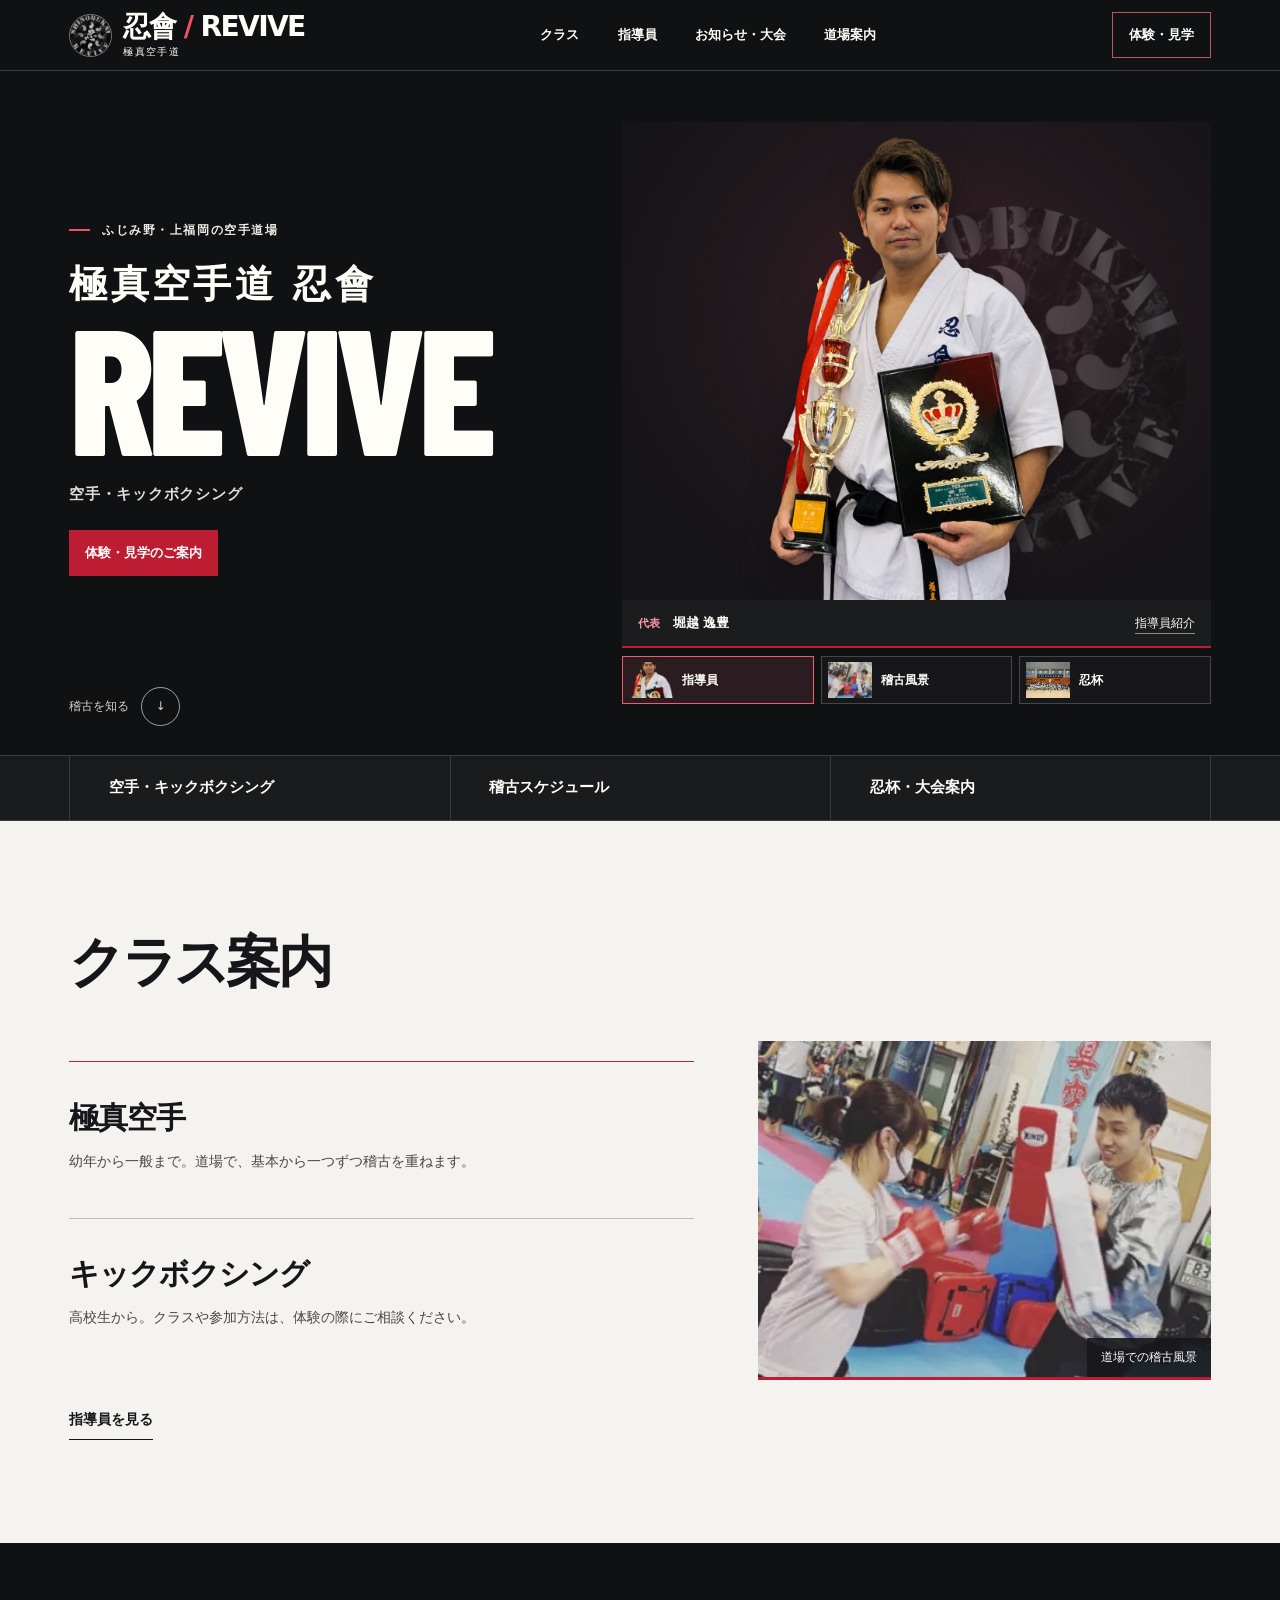
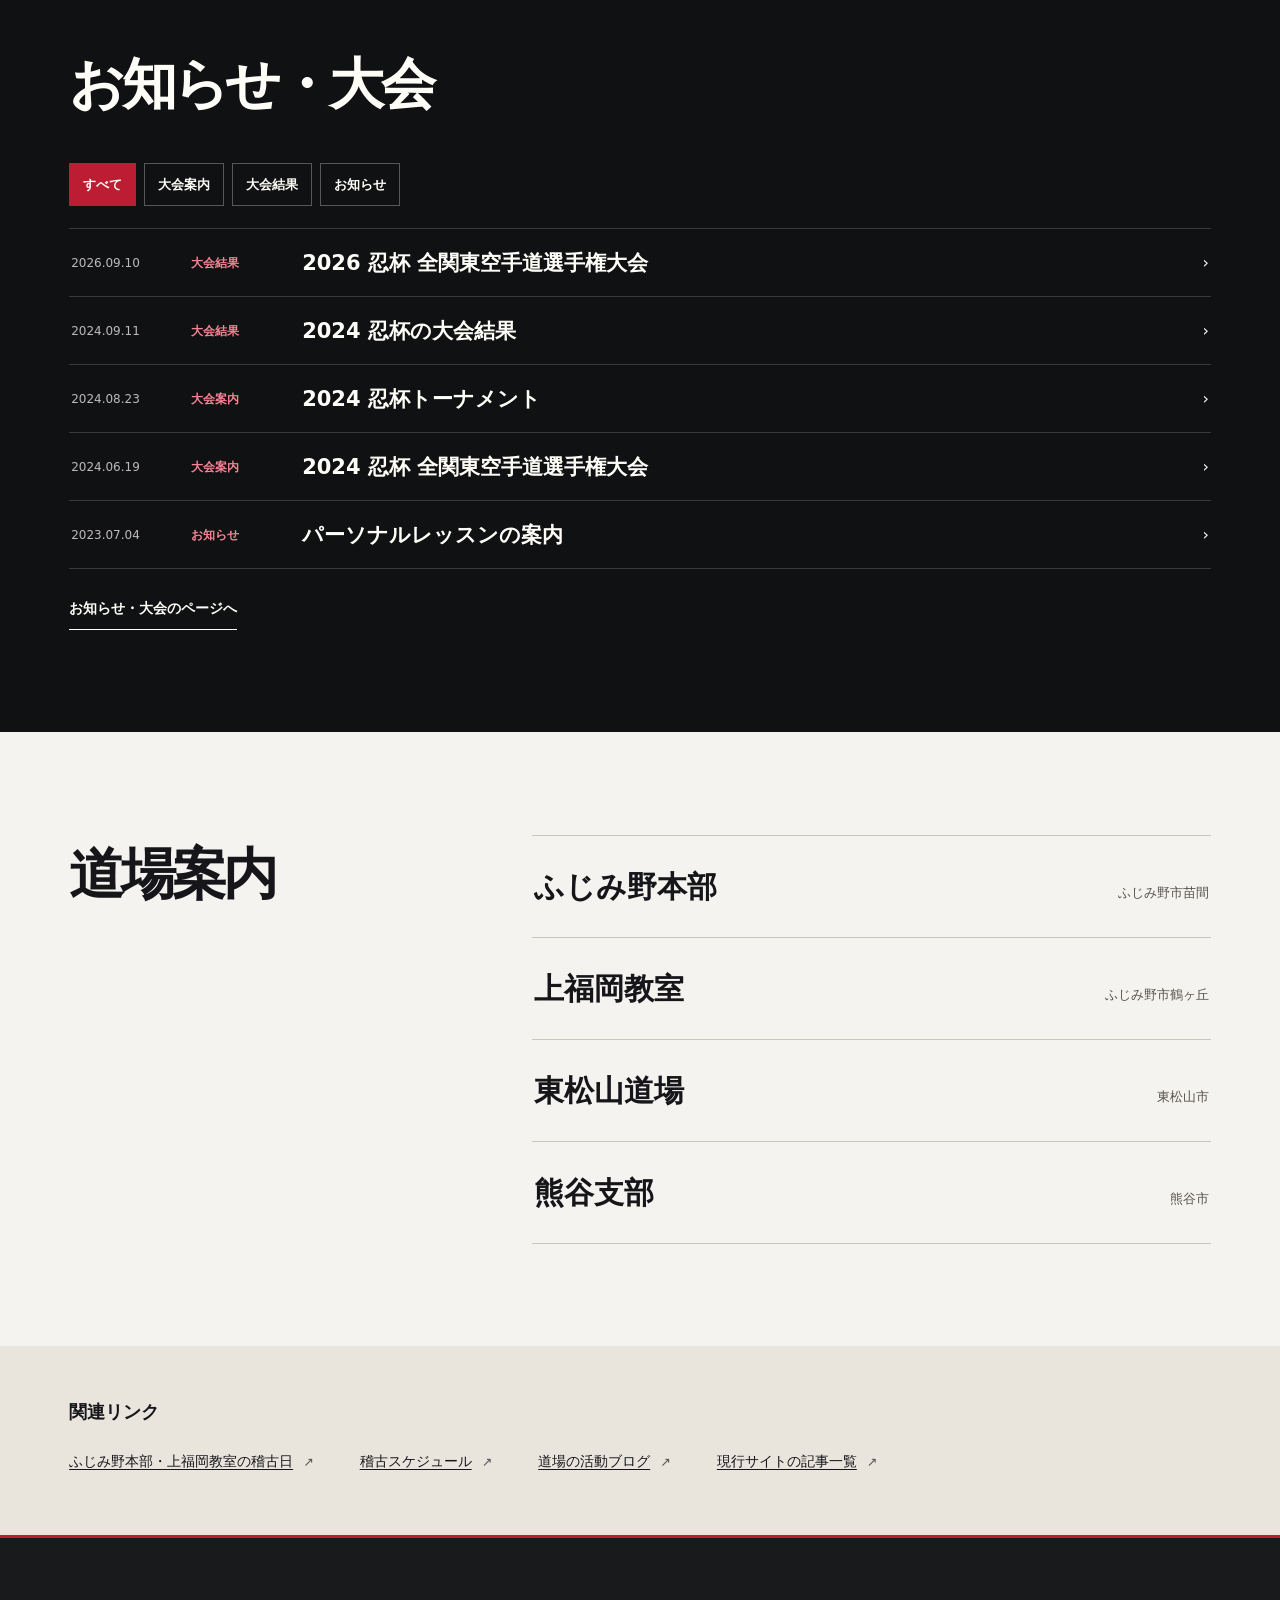
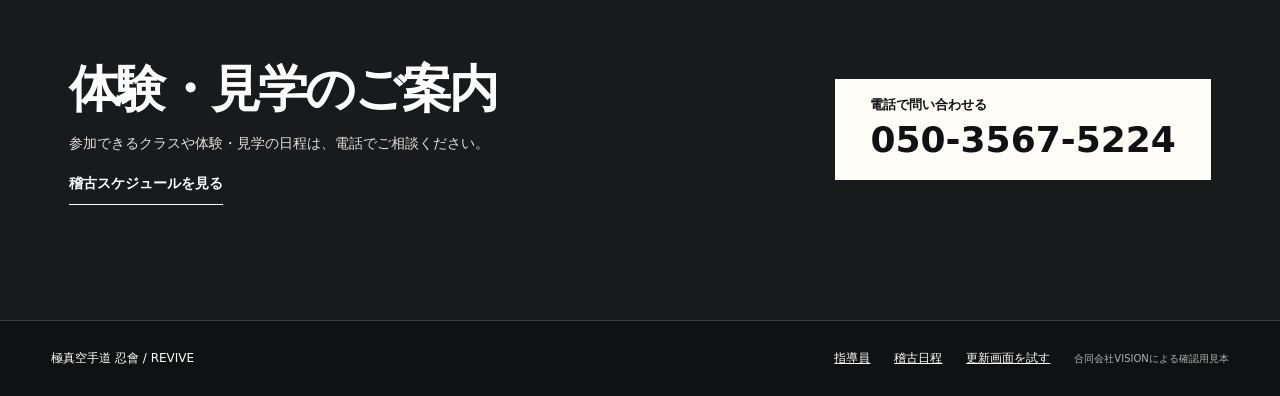
<file: index.html>
<!doctype html>
<html lang="ja">
<head>
<meta charset="utf-8">
<meta name="viewport" content="width=device-width,initial-scale=1">
<meta name="robots" content="noindex">
<title>極真空手道 忍會 / REVIVE</title>
<link rel="preconnect" href="https://fonts.googleapis.com">
<link rel="stylesheet" href="https://fonts.googleapis.com/css2?family=Barlow+Condensed:wght@600;700;800&display=swap">
<link rel="stylesheet" href="site.css?v=2fceba4"><link rel="stylesheet" href="design.css?v=2fceba4">
<script src="data.js?v=2fceba4" defer></script>
<script src="site.js?v=2fceba4" defer></script>
<script src="reveal.js" defer></script>
<link rel="stylesheet" href="editorial.css?v=2fceba4"><link rel="stylesheet" href="opening.css">
<script src="opening.js" defer></script>
<link rel="icon" type="image/png" sizes="32x32" href="assets/shinobukai-favicon.png">
<link rel="apple-touch-icon" sizes="180x180" href="assets/shinobukai-touch.png">
<link rel="stylesheet" href="brand.css">
</head>
<body class="home-page">
<header class="header">
<a class="brand" href="#"><img class="brand-emblem" src="assets/shinobukai-emblem.png" alt="" width="44" height="44"><span class="brand-copy"><span class="brand-name">忍會 <span>/</span> REVIVE</span><small>極真空手道</small></span></a>
<nav aria-label="メイン"><a href="#classes">クラス</a><a href="instructors.html">指導員</a><a href="events.html">お知らせ・大会</a><a href="dojos.html">道場案内</a></nav>
<a class="button primary header-cta" href="#trial">体験・見学</a>
</header>
<main>
<section class="hero" aria-labelledby="hero-title">
<div class="hero-content">
<p class="eyebrow">ふじみ野・上福岡の空手道場</p>
<h1 id="hero-title"><span>極真空手道 忍會</span><strong><b>REVIVE</b></strong></h1>
<p class="hero-copy">空手・キックボクシング</p>
<a class="button primary" href="#trial">体験・見学のご案内</a>
</div>
<div class="opening-gallery">
<div class="opening-stage" id="opening-stage">
<figure class="opening-shot current" data-scene="coach">
<div class="coach-cutout"><img class="opening-photo" src="assets/horikoshi-cutout.webp" alt="道着姿でトロフィーと盾を持つ堀越逸豊" fetchpriority="high" width="760" height="1412"></div>
<figcaption><span>代表</span><strong>堀越 逸豊</strong><a href="instructors.html">指導員紹介</a></figcaption>
</figure>
<figure class="opening-shot" data-scene="practice" inert aria-hidden="true">
<img class="opening-photo" src="assets/training.webp" alt="道場で行うミット稽古" width="385" height="435">
<figcaption><span>稽古風景</span><strong>空手・キックボクシング</strong><a href="#classes">クラス案内</a></figcaption>
</figure>
<figure class="opening-shot" data-scene="cup" inert aria-hidden="true">
<img class="opening-photo" src="assets/cup-2026.webp" alt="2026年の忍杯の会場で撮影された集合写真" width="800" height="533">
<figcaption><span>2026年</span><strong>忍杯 全関東空手道選手権大会</strong><a href="events.html">大会ページ</a></figcaption>
</figure>
</div>
<div class="opening-controls" aria-label="忍會の写真を切り替える" hidden>
<button type="button" aria-pressed="true" data-shot="coach" aria-controls="opening-stage"><img src="assets/horikoshi-cutout.webp" alt=""><span>指導員</span></button>
<button type="button" aria-pressed="false" data-shot="practice" aria-controls="opening-stage"><img src="assets/training.webp" alt=""><span>稽古風景</span></button>
<button type="button" aria-pressed="false" data-shot="cup" aria-controls="opening-stage"><img src="assets/cup-2026.webp" alt=""><span>忍杯</span></button>
</div>
</div>
<a class="hero-scroll" href="#classes">稽古を知る <span aria-hidden="true">↓</span></a>
</section>
<div class="shortcuts">
<a href="#classes">空手・キックボクシング</a>
<a href="schedule.html">稽古スケジュール</a>
<a href="events.html">忍杯・大会案内</a>
</div>
<section id="classes" class="section paper training">
<div class="section-inner">
<div class="section-heading" data-reveal><h2>クラス案内</h2></div>
<div class="training-layout"><div class="classes" data-reveal>
<article><h3>極真空手</h3><p>幼年から一般まで。道場で、基本から一つずつ稽古を重ねます。</p></article>
<article><h3>キックボクシング</h3><p>高校生から。クラスや参加方法は、体験の際にご相談ください。</p></article>
</div><figure class="training-photo" data-reveal><img src="assets/training.webp" alt="道場でミットを使って稽古する様子" width="385" height="435" loading="lazy"><figcaption>道場での稽古風景</figcaption></figure></div>
<a class="text-link" href="instructors.html">指導員を見る</a>
</div>
</section>
<section id="news" class="section">
<div class="section-inner">
<div class="section-heading" data-reveal><h2>お知らせ・大会</h2></div>
<div class="filters" data-reveal role="group" aria-label="記事を絞り込む">
<button type="button" data-filter="すべて" aria-pressed="true">すべて</button>
<button type="button" data-filter="大会案内" aria-pressed="false">大会案内</button>
<button type="button" data-filter="大会結果" aria-pressed="false">大会結果</button>
<button type="button" data-filter="お知らせ" aria-pressed="false">お知らせ</button>
</div>
<div id="news-list" class="news-list"></div>
<a class="text-link" href="events.html">お知らせ・大会のページへ</a>
</div>
</section>
<section id="dojo" class="section paper" aria-labelledby="dojo-title">
<div class="section-inner dojo-directory">
<h2 id="dojo-title" data-reveal>道場案内</h2>
<ul class="dojo-list" data-reveal>
<li><a href="dojos.html#fujimino"><strong>ふじみ野本部</strong><span>ふじみ野市苗間</span></a></li>
<li><a href="dojos.html#kamifukuoka"><strong>上福岡教室</strong><span>ふじみ野市鶴ヶ丘</span></a></li>
<li><a href="dojos.html#higashimatsuyama"><strong>東松山道場</strong><span>東松山市</span></a></li>
<li><a href="dojos.html#kumagaya"><strong>熊谷支部</strong><span>熊谷市</span></a></li>
</ul>
</div>
</section>
<section id="links" class="links-section paper" aria-labelledby="links-title">
<div class="section-inner">
<h2 id="links-title">関連リンク</h2>
<ul id="site-links" class="related-links"></ul>
</div>
</section>
<section id="trial" class="trial" aria-labelledby="trial-title">
<div class="section-inner trial-layout" data-reveal>
<div>
<h2 id="trial-title">体験・見学のご案内</h2>
<p>参加できるクラスや体験・見学の日程は、電話でご相談ください。</p>
<a class="text-link" href="schedule.html">稽古スケジュールを見る</a>
</div>
<a class="trial-phone" href="tel:05035675224"><span>電話で問い合わせる</span><strong>050-3567-5224</strong></a>
</div>
</section>
</main>
<footer class="footer"><span>極真空手道 忍會 / REVIVE</span><a href="instructors.html">指導員</a><a href="schedule.html">稽古日程</a><a href="edit.html">更新画面を試す</a><small>合同会社VISIONによる確認用見本</small></footer>
<dialog id="article" aria-labelledby="article-title"><div class="dialog-head"><span id="article-meta"></span><form method="dialog"><button class="close" aria-label="記事を閉じる">×</button></form></div><h2 id="article-title"></h2><p id="article-body"></p><div id="article-photos" class="article-photos"></div><div id="article-links" class="site-links"></div></dialog>
</body>
</html>
</file>
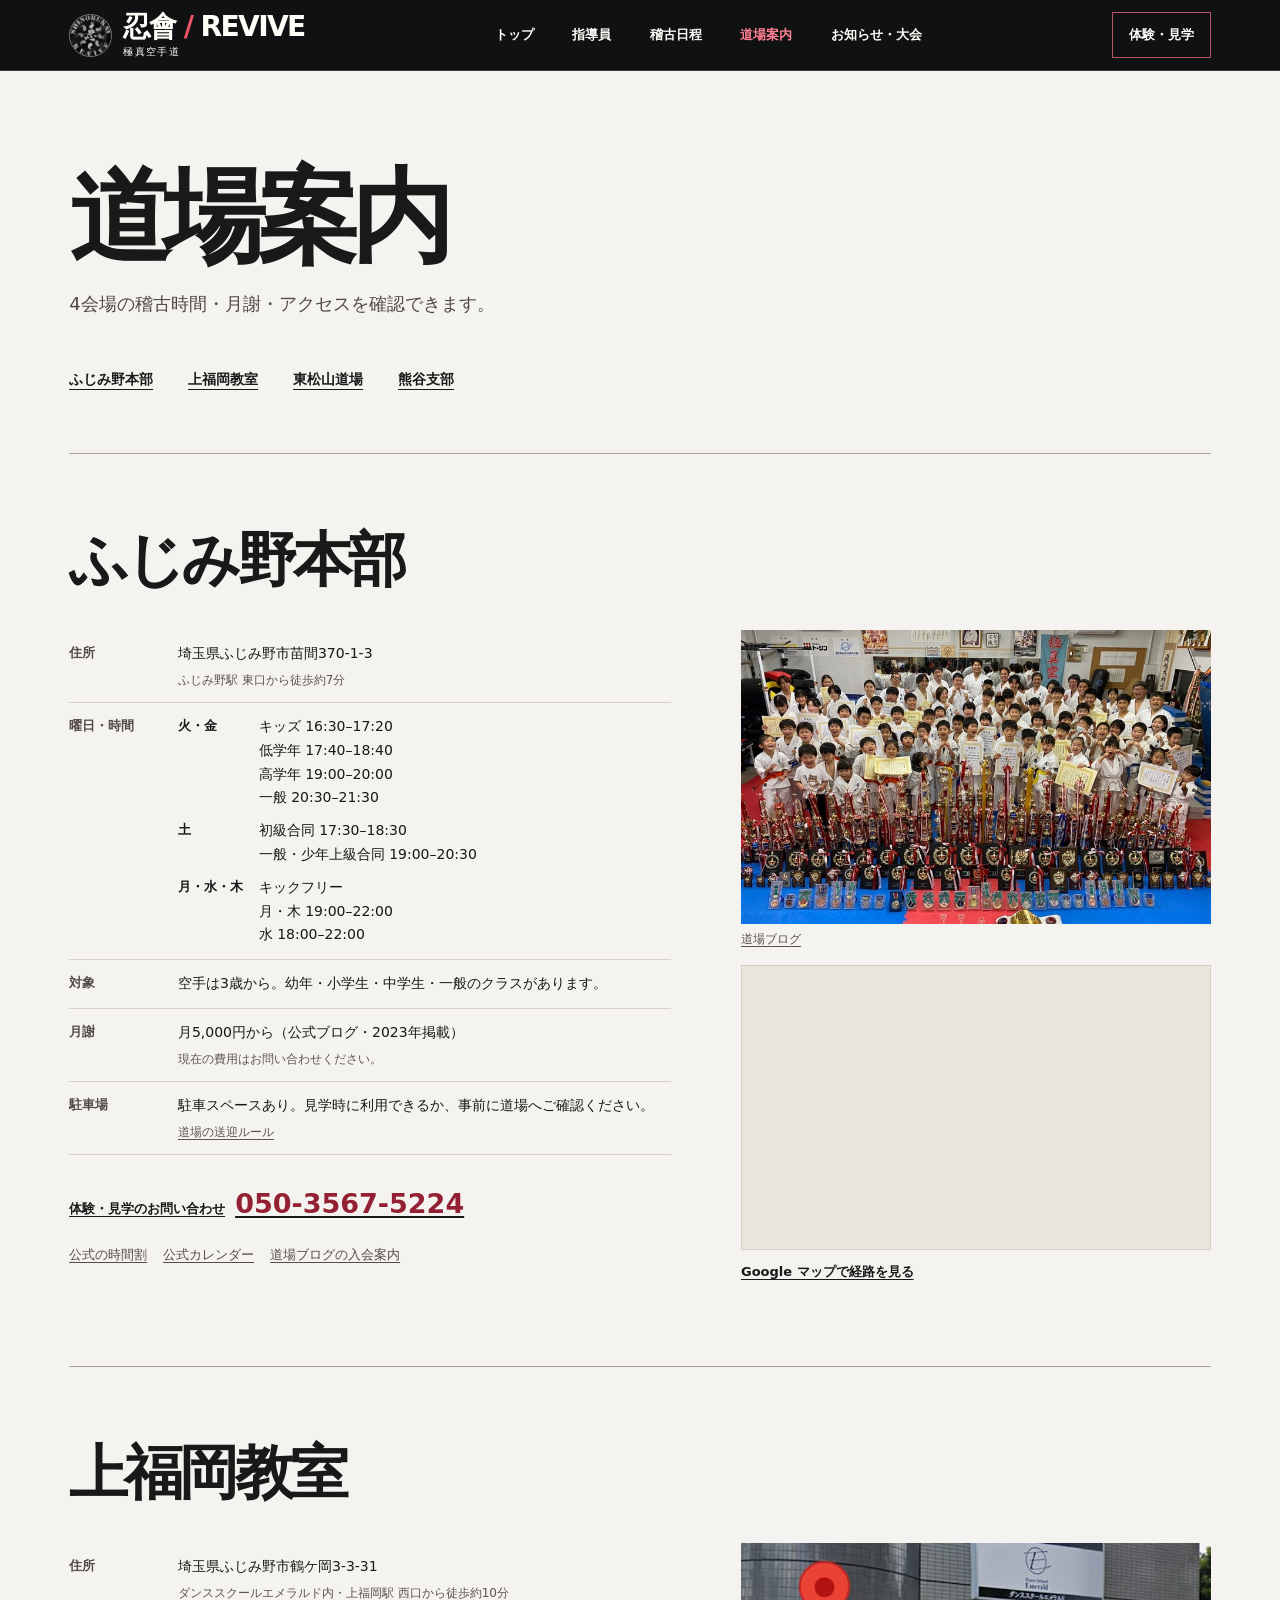
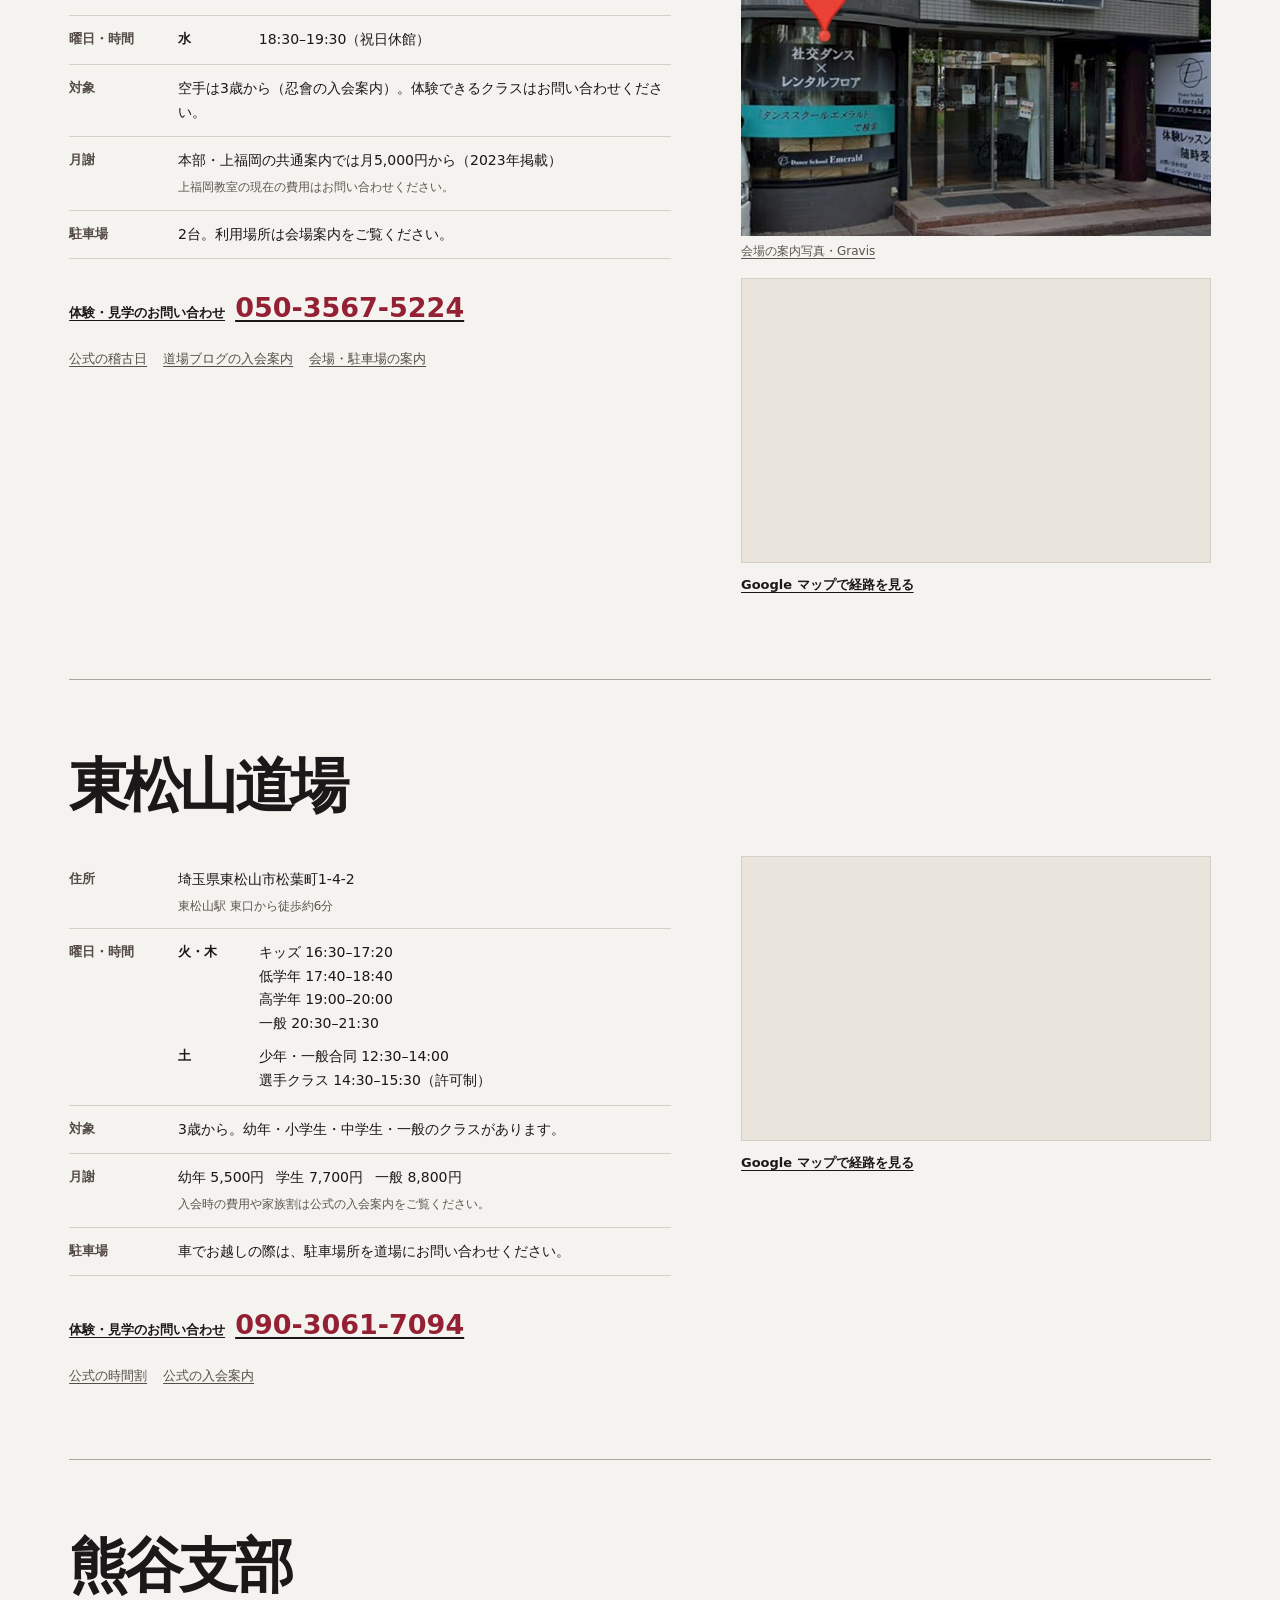
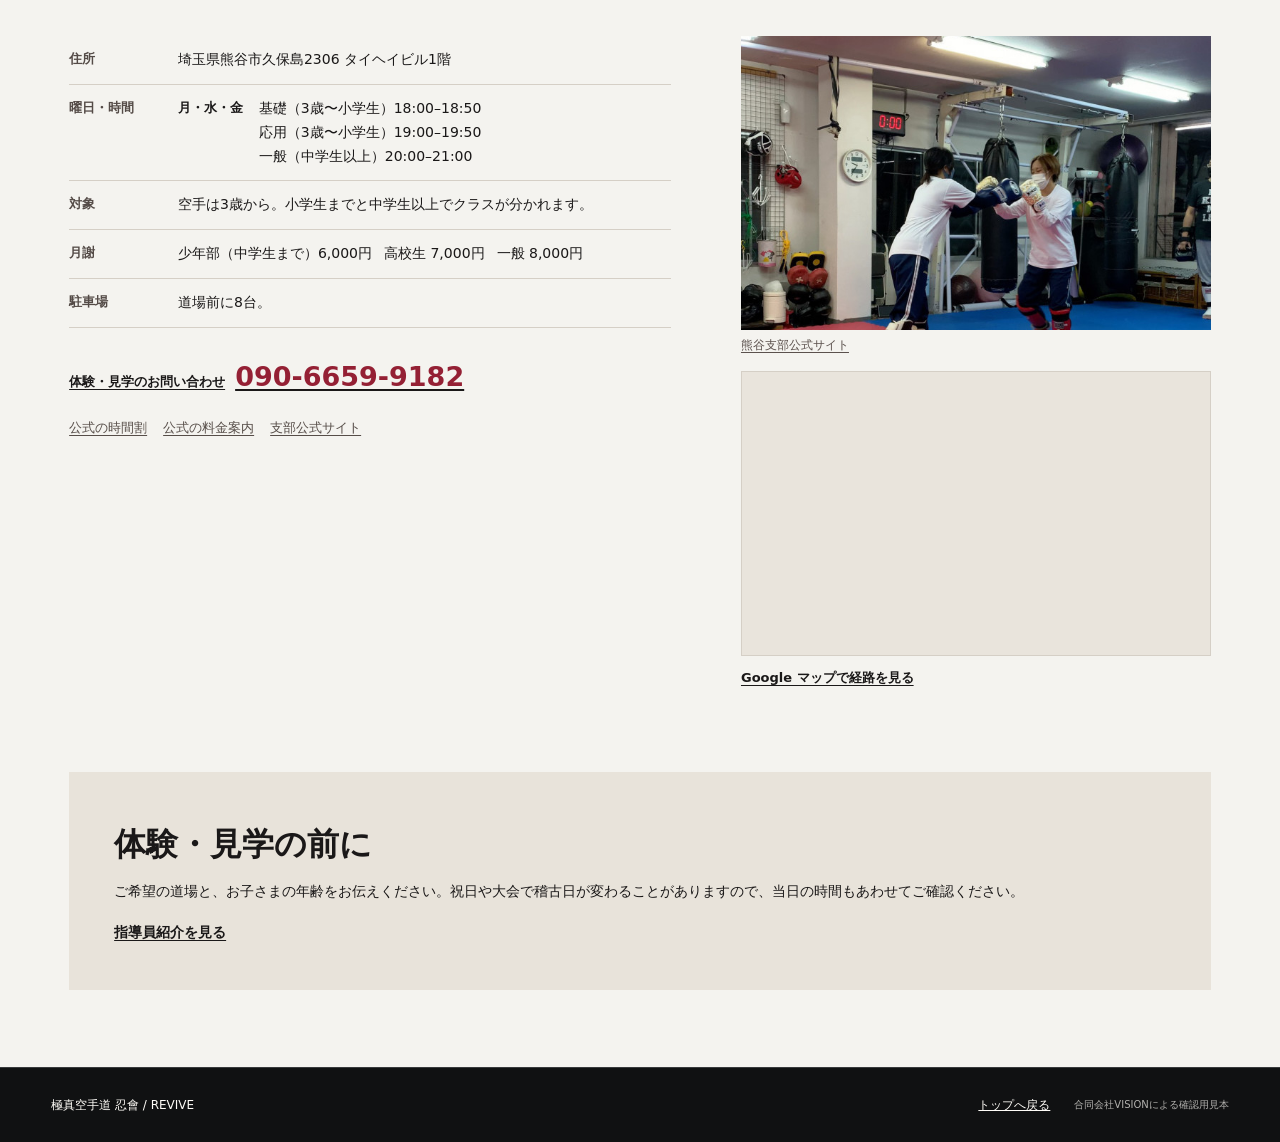
<file: dojos.html>
<!doctype html>
<html lang="ja">
<head>
<meta charset="utf-8">
<meta name="viewport" content="width=device-width,initial-scale=1">
<meta name="robots" content="noindex">
<title>道場案内｜極真空手道 忍會 / REVIVE</title>
<link rel="preconnect" href="https://fonts.googleapis.com">
<link rel="stylesheet" href="https://fonts.googleapis.com/css2?family=Barlow+Condensed:wght@600;700;800&display=swap">
<link rel="stylesheet" href="site.css?v=2fceba4"><link rel="stylesheet" href="design.css?v=2fceba4"><link rel="stylesheet" href="inner.css">
<link rel="stylesheet" href="editorial.css?v=2fceba4">
<link rel="icon" type="image/png" sizes="32x32" href="assets/shinobukai-favicon.png">
<link rel="apple-touch-icon" sizes="180x180" href="assets/shinobukai-touch.png">
<link rel="stylesheet" href="brand.css">
<link rel="stylesheet" href="dojos.css?v=20261116">
</head>
<body class="inner-page page-dojos">
<header class="header">
<a class="brand" href="./"><img class="brand-emblem" src="assets/shinobukai-emblem.png" alt="" width="44" height="44"><span class="brand-copy"><span class="brand-name">忍會 <span>/</span> REVIVE</span><small>極真空手道</small></span></a>
<nav aria-label="メイン"><a href="./">トップ</a><a href="instructors.html">指導員</a><a href="schedule.html">稽古日程</a><a href="dojos.html" aria-current="page">道場案内</a><a href="events.html">お知らせ・大会</a></nav>
<a class="button primary header-cta" href="./#trial">体験・見学</a>
</header>
<nav class="local-nav" aria-label="各ページ"><a href="./">トップ</a><a href="instructors.html">指導員</a><a href="schedule.html">稽古日程</a><a href="dojos.html" aria-current="page">道場案内</a><a href="events.html">お知らせ・大会</a></nav>
<main class="venue-guide">
<div class="section-inner">
<header class="venue-intro">
<h1>道場案内</h1>
<p>4会場の稽古時間・月謝・アクセスを確認できます。</p>
<nav class="venue-nav" aria-label="道場を選ぶ">
<a href="#fujimino">ふじみ野本部</a>
<a href="#kamifukuoka">上福岡教室</a>
<a href="#higashimatsuyama">東松山道場</a>
<a href="#kumagaya">熊谷支部</a>
</nav>
</header>
<article class="venue" id="fujimino" aria-labelledby="fujimino-name">
<h2 id="fujimino-name">ふじみ野本部</h2>
<div class="venue-layout">
<div class="venue-information">
<dl class="venue-facts">
<div><dt>住所</dt><dd>埼玉県ふじみ野市苗間370-1-3<small>ふじみ野駅 東口から徒歩約7分</small></dd></div>
<div><dt>曜日・時間</dt><dd><ul class="venue-times"><li><strong>火・金</strong><span>キッズ 16:30–17:20<br>低学年 17:40–18:40<br>高学年 19:00–20:00<br>一般 20:30–21:30</span></li><li><strong>土</strong><span>初級合同 17:30–18:30<br>一般・少年上級合同 19:00–20:30</span></li><li><strong>月・水・木</strong><span>キックフリー<br>月・木 19:00–22:00<br>水 18:00–22:00</span></li></ul></dd></div>
<div><dt>対象</dt><dd>空手は3歳から。幼年・小学生・中学生・一般のクラスがあります。</dd></div>
<div><dt>月謝</dt><dd>月5,000円から（公式ブログ・2023年掲載）<small>現在の費用はお問い合わせください。</small></dd></div>
<div><dt>駐車場</dt><dd>駐車スペースあり。見学時に利用できるか、事前に道場へご確認ください。<small><a href="https://ameblo.jp/hytoo0218/entry-12794995665.html" target="_blank" rel="noopener">道場の送迎ルール</a></small></dd></div>
</dl>
<div class="venue-contact"><a href="tel:05035675224">体験・見学のお問い合わせ <strong>050-3567-5224</strong></a></div>
<ul class="venue-sources" aria-label="ふじみ野本部の公式情報"><li><a href="https://shinobukai2019.amebaownd.com/pages/2640041/gallery" target="_blank" rel="noopener">公式の時間割</a></li><li><a href="https://calendar.google.com/calendar/embed?src=shinobukairevive%40gmail.com&amp;ctz=Asia%2FTokyo" target="_blank" rel="noopener">公式カレンダー</a></li><li><a href="https://ameblo.jp/hytoo0218/entry-12806329300.html" target="_blank" rel="noopener">道場ブログの入会案内</a></li></ul>
</div>
<div class="venue-media">
<figure class="venue-photo">
<img src="assets/dojo-fujimino.jpg" alt="ふじみ野本部で行われた鏡開き" loading="lazy" decoding="async">
<figcaption><a href="https://ameblo.jp/hytoo0218/entry-12783269798.html" target="_blank" rel="noopener">道場ブログ</a></figcaption>
</figure>
<div class="venue-map">
<iframe title="ふじみ野本部の地図" src="https://maps.google.com/maps?q=%E5%9F%BC%E7%8E%89%E7%9C%8C%E3%81%B5%E3%81%98%E3%81%BF%E9%87%8E%E5%B8%82%E8%8B%97%E9%96%93370-1-3&amp;z=16&amp;hl=ja&amp;output=embed" width="440" height="230" loading="lazy" referrerpolicy="strict-origin-when-cross-origin"></iframe>
<a href="https://www.google.com/maps/dir/?api=1&amp;destination=%E5%9F%BC%E7%8E%89%E7%9C%8C%E3%81%B5%E3%81%98%E3%81%BF%E9%87%8E%E5%B8%82%E8%8B%97%E9%96%93370-1-3" target="_blank" rel="noopener">Google マップで経路を見る</a>
</div>
</div>
</div>
</article>
<article class="venue" id="kamifukuoka" aria-labelledby="kamifukuoka-name">
<h2 id="kamifukuoka-name">上福岡教室</h2>
<div class="venue-layout">
<div class="venue-information">
<dl class="venue-facts">
<div><dt>住所</dt><dd>埼玉県ふじみ野市鶴ケ岡3-3-31<small>ダンススクールエメラルド内・上福岡駅 西口から徒歩約10分</small></dd></div>
<div><dt>曜日・時間</dt><dd><ul class="venue-times"><li><strong>水</strong><span>18:30–19:30（祝日休館）</span></li></ul></dd></div>
<div><dt>対象</dt><dd>空手は3歳から（忍會の入会案内）。体験できるクラスはお問い合わせください。</dd></div>
<div><dt>月謝</dt><dd>本部・上福岡の共通案内では月5,000円から（2023年掲載）<small>上福岡教室の現在の費用はお問い合わせください。</small></dd></div>
<div><dt>駐車場</dt><dd>2台。利用場所は会場案内をご覧ください。</dd></div>
</dl>
<div class="venue-contact"><a href="tel:05035675224">体験・見学のお問い合わせ <strong>050-3567-5224</strong></a></div>
<ul class="venue-sources" aria-label="上福岡教室の公式情報"><li><a href="https://shinobukai2019.amebaownd.com/pages/2640041/gallery" target="_blank" rel="noopener">公式の稽古日</a></li><li><a href="https://ameblo.jp/hytoo0218/entry-12806329300.html" target="_blank" rel="noopener">道場ブログの入会案内</a></li><li><a href="https://danceschool-emerald.com/" target="_blank" rel="noopener">会場・駐車場の案内</a></li></ul>
</div>
<div class="venue-media">
<figure class="venue-photo">
<img src="assets/dojo-kamifukuoka.jpg" alt="上福岡教室の会場、ダンススクールエメラルドの入口" loading="lazy" decoding="async">
<figcaption><a href="https://gravis-dance.co.jp/studio/pref11/area224/" target="_blank" rel="noopener">会場の案内写真・Gravis</a></figcaption>
</figure>
<div class="venue-map">
<iframe title="上福岡教室の地図" src="https://maps.google.com/maps?q=%E5%9F%BC%E7%8E%89%E7%9C%8C%E3%81%B5%E3%81%98%E3%81%BF%E9%87%8E%E5%B8%82%E9%B6%B4%E3%82%B1%E5%B2%A13-3-31&amp;z=16&amp;hl=ja&amp;output=embed" width="440" height="230" loading="lazy" referrerpolicy="strict-origin-when-cross-origin"></iframe>
<a href="https://www.google.com/maps/dir/?api=1&amp;destination=%E5%9F%BC%E7%8E%89%E7%9C%8C%E3%81%B5%E3%81%98%E3%81%BF%E9%87%8E%E5%B8%82%E9%B6%B4%E3%82%B1%E5%B2%A13-3-31" target="_blank" rel="noopener">Google マップで経路を見る</a>
</div>
</div>
</div>
</article>
<article class="venue" id="higashimatsuyama" aria-labelledby="higashimatsuyama-name">
<h2 id="higashimatsuyama-name">東松山道場</h2>
<div class="venue-layout">
<div class="venue-information">
<dl class="venue-facts">
<div><dt>住所</dt><dd>埼玉県東松山市松葉町1-4-2<small>東松山駅 東口から徒歩約6分</small></dd></div>
<div><dt>曜日・時間</dt><dd><ul class="venue-times"><li><strong>火・木</strong><span>キッズ 16:30–17:20<br>低学年 17:40–18:40<br>高学年 19:00–20:00<br>一般 20:30–21:30</span></li><li><strong>土</strong><span>少年・一般合同 12:30–14:00<br>選手クラス 14:30–15:30（許可制）</span></li></ul></dd></div>
<div><dt>対象</dt><dd>3歳から。幼年・小学生・中学生・一般のクラスがあります。</dd></div>
<div><dt>月謝</dt><dd><span class="venue-fees"><span>幼年 5,500円</span><span>学生 7,700円</span><span>一般 8,800円</span></span><small>入会時の費用や家族割は公式の入会案内をご覧ください。</small></dd></div>
<div><dt>駐車場</dt><dd>車でお越しの際は、駐車場所を道場にお問い合わせください。</dd></div>
</dl>
<div class="venue-contact"><a href="tel:09030617094">体験・見学のお問い合わせ <strong>090-3061-7094</strong></a></div>
<ul class="venue-sources" aria-label="東松山道場の公式情報"><li><a href="https://shinobukaimatsuyama.amebaownd.com/pages/7677053/static" target="_blank" rel="noopener">公式の時間割</a></li><li><a href="https://shinobukaimatsuyama.amebaownd.com/pages/7677533/static" target="_blank" rel="noopener">公式の入会案内</a></li></ul>
</div>
<div class="venue-media">

<div class="venue-map">
<iframe title="東松山道場の地図" src="https://maps.google.com/maps?q=%E5%9F%BC%E7%8E%89%E7%9C%8C%E6%9D%B1%E6%9D%BE%E5%B1%B1%E5%B8%82%E6%9D%BE%E8%91%89%E7%94%BA1-4-2&amp;z=16&amp;hl=ja&amp;output=embed" width="440" height="230" loading="lazy" referrerpolicy="strict-origin-when-cross-origin"></iframe>
<a href="https://www.google.com/maps/dir/?api=1&amp;destination=%E5%9F%BC%E7%8E%89%E7%9C%8C%E6%9D%B1%E6%9D%BE%E5%B1%B1%E5%B8%82%E6%9D%BE%E8%91%89%E7%94%BA1-4-2" target="_blank" rel="noopener">Google マップで経路を見る</a>
</div>
</div>
</div>
</article>
<article class="venue" id="kumagaya" aria-labelledby="kumagaya-name">
<h2 id="kumagaya-name">熊谷支部</h2>
<div class="venue-layout">
<div class="venue-information">
<dl class="venue-facts">
<div><dt>住所</dt><dd>埼玉県熊谷市久保島2306 タイヘイビル1階</dd></div>
<div><dt>曜日・時間</dt><dd><ul class="venue-times"><li><strong>月・水・金</strong><span>基礎（3歳〜小学生）18:00–18:50<br>応用（3歳〜小学生）19:00–19:50<br>一般（中学生以上）20:00–21:00</span></li></ul></dd></div>
<div><dt>対象</dt><dd>空手は3歳から。小学生までと中学生以上でクラスが分かれます。</dd></div>
<div><dt>月謝</dt><dd><span class="venue-fees"><span>少年部（中学生まで）6,000円</span><span>高校生 7,000円</span><span>一般 8,000円</span></span></dd></div>
<div><dt>駐車場</dt><dd>道場前に8台。</dd></div>
</dl>
<div class="venue-contact"><a href="tel:09066599182">体験・見学のお問い合わせ <strong>090-6659-9182</strong></a></div>
<ul class="venue-sources" aria-label="熊谷支部の公式情報"><li><a href="https://karate-kick-shinobukuma.amebaownd.com/pages/4590571/profile" target="_blank" rel="noopener">公式の時間割</a></li><li><a href="https://karate-kick-shinobukuma.amebaownd.com/pages/4590594/static" target="_blank" rel="noopener">公式の料金案内</a></li><li><a href="https://karate-kick-shinobukuma.amebaownd.com/" target="_blank" rel="noopener">支部公式サイト</a></li></ul>
</div>
<div class="venue-media">
<figure class="venue-photo">
<img src="assets/dojo-kumagaya.jpg" alt="熊谷支部の道場内とマット" loading="lazy" decoding="async">
<figcaption><a href="https://karate-kick-shinobukuma.amebaownd.com/pages/4590571/profile" target="_blank" rel="noopener">熊谷支部公式サイト</a></figcaption>
</figure>
<div class="venue-map">
<iframe title="熊谷支部の地図" src="https://maps.google.com/maps?q=%E5%9F%BC%E7%8E%89%E7%9C%8C%E7%86%8A%E8%B0%B7%E5%B8%82%E4%B9%85%E4%BF%9D%E5%B3%B62306&amp;z=16&amp;hl=ja&amp;output=embed" width="440" height="230" loading="lazy" referrerpolicy="strict-origin-when-cross-origin"></iframe>
<a href="https://www.google.com/maps/dir/?api=1&amp;destination=%E5%9F%BC%E7%8E%89%E7%9C%8C%E7%86%8A%E8%B0%B7%E5%B8%82%E4%B9%85%E4%BF%9D%E5%B3%B62306" target="_blank" rel="noopener">Google マップで経路を見る</a>
</div>
</div>
</div>
</article>
<aside class="venue-visit" aria-labelledby="visit-title">
<h2 id="visit-title">体験・見学の前に</h2>
<p>ご希望の道場と、お子さまの年齢をお伝えください。祝日や大会で稽古日が変わることがありますので、当日の時間もあわせてご確認ください。</p>
<a href="instructors.html">指導員紹介を見る</a>
</aside>
</div>
</main>
<footer class="footer"><span>極真空手道 忍會 / REVIVE</span><a href="./">トップへ戻る</a><small>合同会社VISIONによる確認用見本</small></footer>

</body>
</html>
</file>
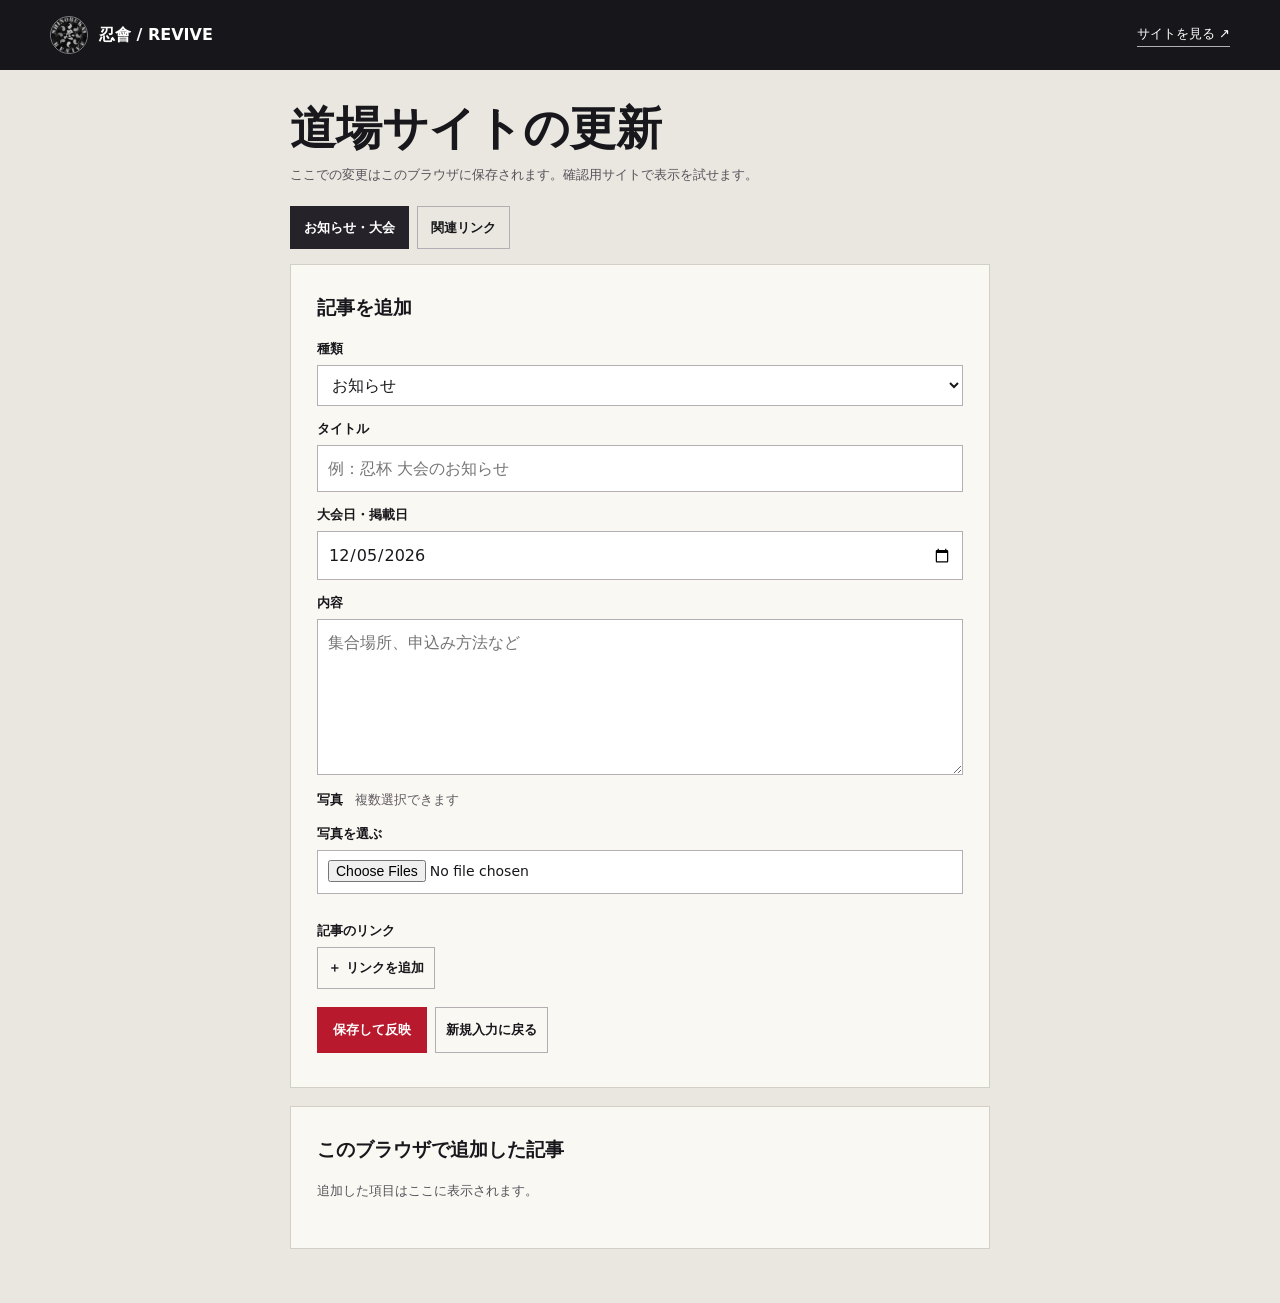
<file: edit.html>
<!doctype html>
<html lang="ja">
<head>
<meta charset="utf-8">
<meta name="viewport" content="width=device-width,initial-scale=1">
<meta name="robots" content="noindex">
<title>忍會 / REVIVE｜更新画面の見本</title>
<link rel="stylesheet" href="site.css?v=2fceba4">
<script src="data.js?v=2fceba4" defer></script>
<script src="edit.js" defer></script>
<link rel="icon" type="image/png" sizes="32x32" href="assets/shinobukai-favicon.png">
<link rel="apple-touch-icon" sizes="180x180" href="assets/shinobukai-touch.png">
<link rel="stylesheet" href="brand.css">
</head>
<body class="editor">
<header class="edit-header"><strong class="editor-brand"><img class="brand-emblem" src="assets/shinobukai-emblem.png" alt="" width="39" height="39">忍會 / REVIVE</strong><a href="./">サイトを見る ↗</a></header>
<main class="edit-main">
<h1>道場サイトの更新</h1>
<p class="edit-hint">ここでの変更はこのブラウザに保存されます。確認用サイトで表示を試せます。</p>
<div class="edit-switch" role="group" aria-label="更新の種類"><button type="button" id="post-mode" aria-pressed="true">お知らせ・大会</button><button type="button" id="link-mode" aria-pressed="false">関連リンク</button></div>
<form id="post-form">
<h2 id="post-heading">記事を追加</h2>
<label>種類<select id="category"><option>お知らせ</option><option>大会案内</option><option>大会結果</option></select></label>
<label>タイトル<input id="post-title" required maxlength="100" placeholder="例：忍杯 大会のお知らせ"></label>
<label>大会日・掲載日<input id="post-date" type="date" required></label>
<label>内容<textarea id="post-body" rows="5" placeholder="集合場所、申込み方法など"></textarea></label>
<div class="field-heading">写真 <span id="photo-count">複数選択できます</span></div>
<label class="file">写真を選ぶ<input type="file" id="post-photos" accept="image/*" multiple></label>
<div id="photo-list" class="photo-list"></div>
<div class="field-heading">記事のリンク</div>
<div id="post-links"></div>
<button type="button" id="add-post-link" class="secondary">＋ リンクを追加</button>
<div class="edit-actions"><button class="button primary" type="submit">保存して反映</button><button class="secondary" type="button" id="reset-post">新規入力に戻る</button></div>
<p id="post-result" class="edit-result" role="status"></p>
</form>
<section id="post-management" aria-label="保存した記事"><h2>このブラウザで追加した記事</h2><div id="saved-posts"></div></section>
<form id="link-form" hidden>
<h2 id="link-heading">関連リンクを追加</h2>
<label>表示名<input id="link-label" required maxlength="64" placeholder="例：大会の申込み"></label>
<label>URL<input id="link-url" type="url" placeholder="https://…" required></label>
<div class="edit-actions"><button class="button primary" type="submit">保存して反映</button><button class="secondary" id="reset-link" type="button">新規入力に戻る</button></div>
<p id="link-result" class="edit-result" role="status"></p>
</form>
<section id="link-management" aria-label="保存したリンク" hidden><h2>このブラウザで追加したリンク</h2><div id="saved-links"></div></section>
<template id="link-input"><div class="link-input"><label>表示名<input class="related-label" maxlength="70" placeholder="大会要項"></label><label>URL<input class="related-url" type="url" placeholder="https://…"></label><button type="button" class="secondary remove-link" aria-label="このリンク欄を外す">×</button></div></template>
</main>
</body>
</html>
</file>
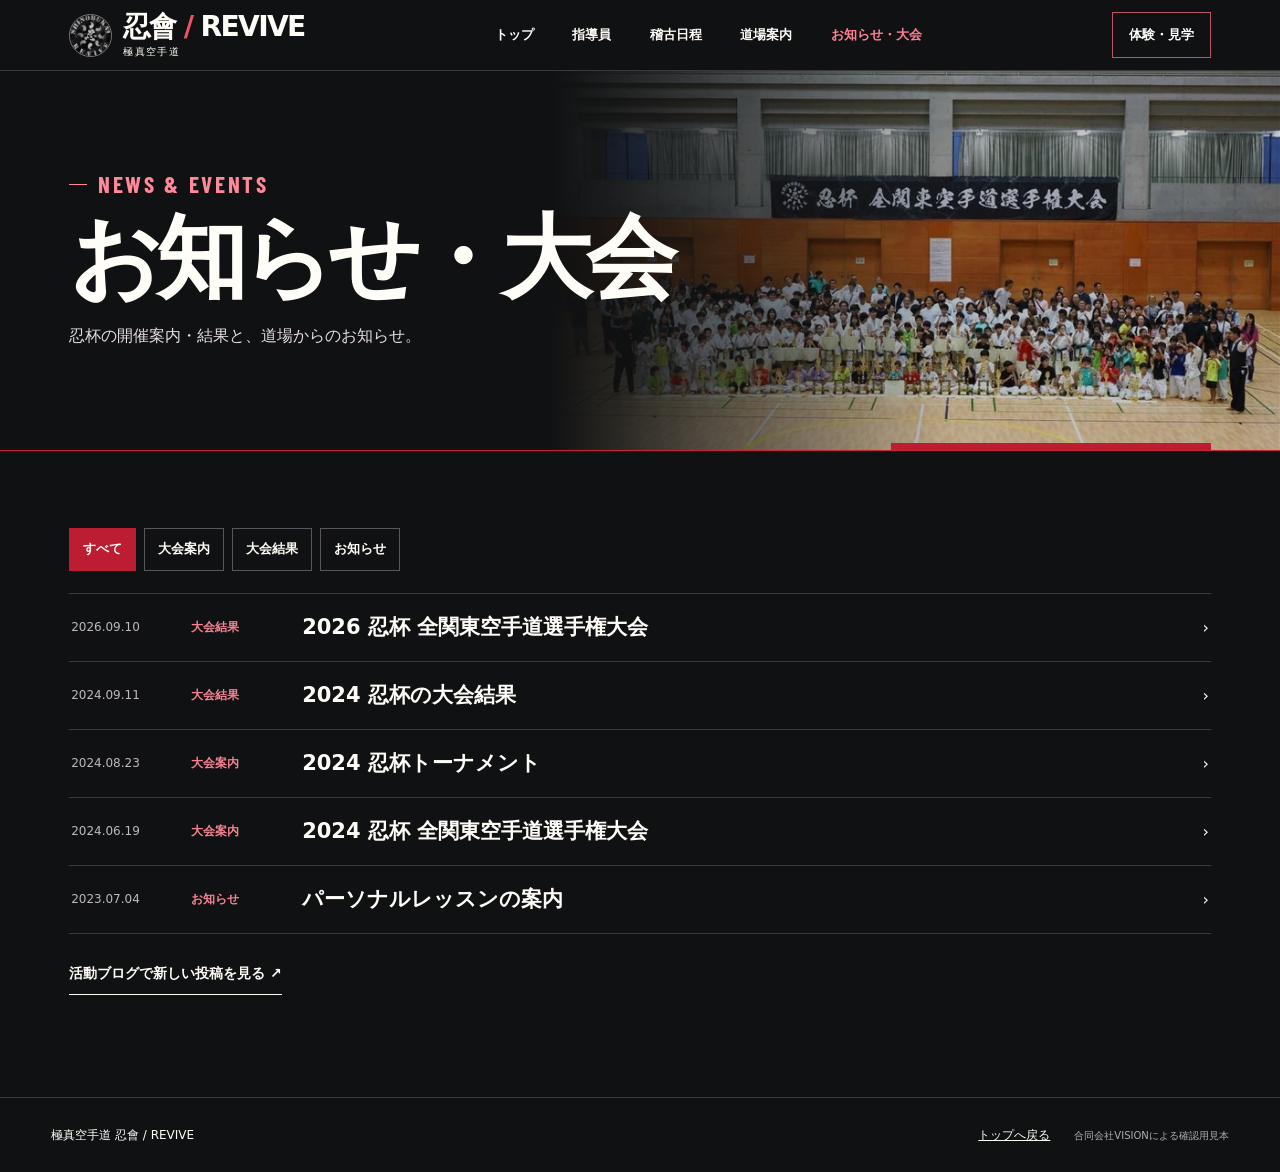
<file: events.html>
<!doctype html>
<html lang="ja">
<head>
<meta charset="utf-8">
<meta name="viewport" content="width=device-width,initial-scale=1">
<meta name="robots" content="noindex">
<title>お知らせ・大会｜極真空手道 忍會 / REVIVE</title>
<link rel="preconnect" href="https://fonts.googleapis.com">
<link rel="stylesheet" href="https://fonts.googleapis.com/css2?family=Barlow+Condensed:wght@600;700;800&display=swap">
<link rel="stylesheet" href="site.css?v=2fceba4"><link rel="stylesheet" href="design.css?v=2fceba4"><link rel="stylesheet" href="inner.css">
<script src="data.js?v=2fceba4" defer></script><script src="site.js?v=2fceba4" defer></script><script src="reveal.js" defer></script>
<link rel="stylesheet" href="editorial.css?v=2fceba4">
<link rel="icon" type="image/png" sizes="32x32" href="assets/shinobukai-favicon.png">
<link rel="apple-touch-icon" sizes="180x180" href="assets/shinobukai-touch.png">
<link rel="stylesheet" href="brand.css">
</head>
<body class="inner-page page-events">
<header class="header">
<a class="brand" href="./"><img class="brand-emblem" src="assets/shinobukai-emblem.png" alt="" width="44" height="44"><span class="brand-copy"><span class="brand-name">忍會 <span>/</span> REVIVE</span><small>極真空手道</small></span></a>
<nav aria-label="メイン"><a href="./">トップ</a><a href="instructors.html">指導員</a><a href="schedule.html">稽古日程</a><a href="dojos.html">道場案内</a><a href="events.html" aria-current="page">お知らせ・大会</a></nav>
<a class="button primary header-cta" href="./#trial">体験・見学</a>
</header>
<nav class="local-nav" aria-label="各ページ"><a href="./">トップ</a><a href="instructors.html">指導員</a><a href="schedule.html">稽古日程</a><a href="dojos.html">道場案内</a><a href="events.html" aria-current="page">お知らせ・大会</a></nav>
<main>
<section class="subhero">
<div class="section-inner">
<p class="subhero-label">NEWS &amp; EVENTS</p>
<h1>お知らせ・大会</h1>
<p class="subhero-intro">忍杯の開催案内・結果と、道場からのお知らせ。</p>
</div>
</section>
<section id="news" class="section">
<div class="section-inner">
<div class="filters" data-reveal role="group" aria-label="記事を絞り込む">
<button type="button" data-filter="すべて" aria-pressed="true">すべて</button>
<button type="button" data-filter="大会案内" aria-pressed="false">大会案内</button>
<button type="button" data-filter="大会結果" aria-pressed="false">大会結果</button>
<button type="button" data-filter="お知らせ" aria-pressed="false">お知らせ</button>
</div>
<div id="news-list" class="news-list"></div>
<a class="text-link" href="https://ameblo.jp/hytoo0218" target="_blank" rel="noopener">活動ブログで新しい投稿を見る ↗</a>
</div>
</section>

</main>
<footer class="footer"><span>極真空手道 忍會 / REVIVE</span><a href="./">トップへ戻る</a><small>合同会社VISIONによる確認用見本</small></footer>
<dialog id="article" aria-labelledby="article-title"><div class="dialog-head"><span id="article-meta"></span><form method="dialog"><button class="close" aria-label="記事を閉じる">×</button></form></div><h2 id="article-title"></h2><p id="article-body"></p><div id="article-photos" class="article-photos"></div><div id="article-links" class="site-links"></div></dialog>

</body>
</html>
</file>
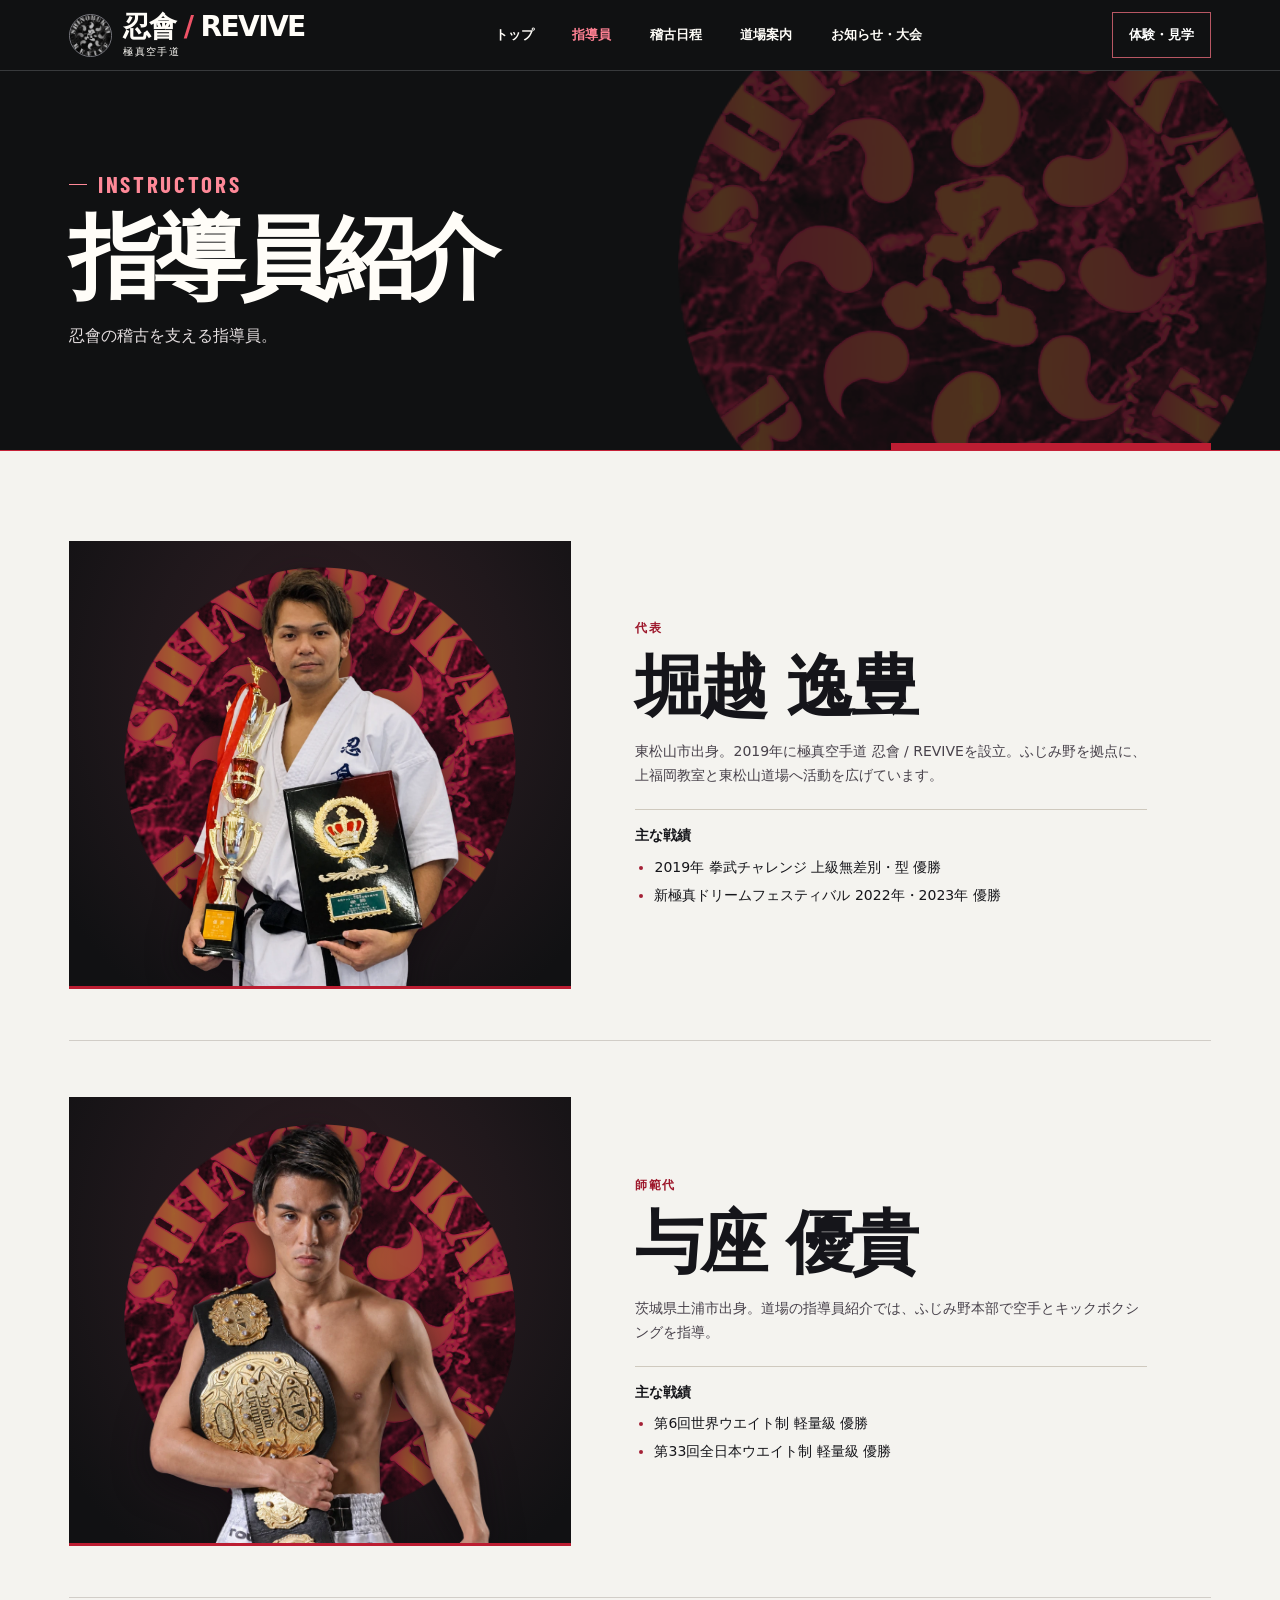
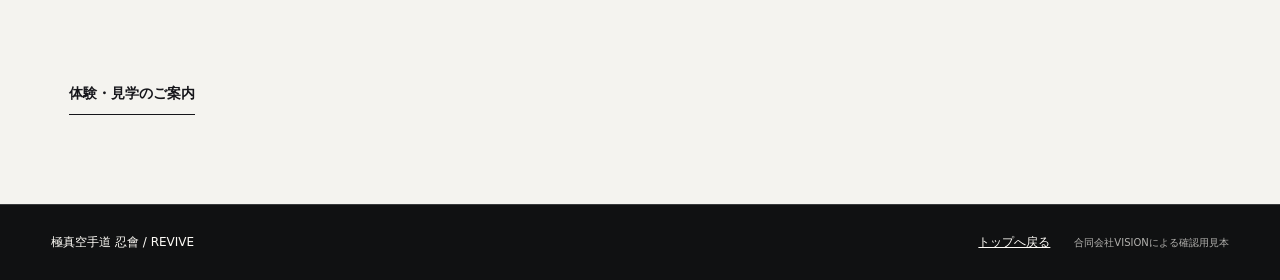
<file: instructors.html>
<!doctype html>
<html lang="ja">
<head>
<meta charset="utf-8">
<meta name="viewport" content="width=device-width,initial-scale=1">
<meta name="robots" content="noindex">
<title>指導員紹介｜極真空手道 忍會 / REVIVE</title>
<link rel="preconnect" href="https://fonts.googleapis.com">
<link rel="stylesheet" href="https://fonts.googleapis.com/css2?family=Barlow+Condensed:wght@600;700;800&display=swap">
<link rel="stylesheet" href="site.css?v=2fceba4"><link rel="stylesheet" href="design.css?v=2fceba4"><link rel="stylesheet" href="inner.css">
<script src="reveal.js" defer></script>
<link rel="stylesheet" href="editorial.css?v=2fceba4">
<link rel="icon" type="image/png" sizes="32x32" href="assets/shinobukai-favicon.png">
<link rel="apple-touch-icon" sizes="180x180" href="assets/shinobukai-touch.png">
<link rel="stylesheet" href="brand.css">
</head>
<body class="inner-page page-instructors">
<header class="header">
<a class="brand" href="./"><img class="brand-emblem" src="assets/shinobukai-emblem.png" alt="" width="44" height="44"><span class="brand-copy"><span class="brand-name">忍會 <span>/</span> REVIVE</span><small>極真空手道</small></span></a>
<nav aria-label="メイン"><a href="./">トップ</a><a href="instructors.html" aria-current="page">指導員</a><a href="schedule.html">稽古日程</a><a href="dojos.html">道場案内</a><a href="events.html">お知らせ・大会</a></nav>
<a class="button primary header-cta" href="./#trial">体験・見学</a>
</header>
<nav class="local-nav" aria-label="各ページ"><a href="./">トップ</a><a href="instructors.html" aria-current="page">指導員</a><a href="schedule.html">稽古日程</a><a href="dojos.html">道場案内</a><a href="events.html">お知らせ・大会</a></nav>
<main>
<section class="subhero">
<div class="section-inner">
<p class="subhero-label">INSTRUCTORS</p>
<h1>指導員紹介</h1>
<p class="subhero-intro">忍會の稽古を支える指導員。</p>
</div>
</section>

<section class="section paper inner-section">
<div class="section-inner coach-list">
<article class="coach" data-reveal>
<figure class="coach-image portrait-long"><img src="assets/horikoshi-cutout.webp" alt="道着姿の堀越逸豊" width="760" height="1412"></figure>
<div class="coach-copy"><p class="role">代表</p><h2>堀越 逸豊</h2>
<p>東松山市出身。2019年に極真空手道 忍會 / REVIVEを設立。ふじみ野を拠点に、上福岡教室と東松山道場へ活動を広げています。</p>
<h3>主な戦績</h3>
<ul><li>2019年 拳武チャレンジ 上級無差別・型 優勝</li><li>新極真ドリームフェスティバル 2022年・2023年 優勝</li></ul>
</div>
</article>
<article class="coach" data-reveal>
<figure class="coach-image"><img src="assets/yosa-cutout.webp" alt="チャンピオンベルトを持つ与座優貴" width="760" height="920" loading="lazy"></figure>
<div class="coach-copy"><p class="role">師範代</p><h2>与座 優貴</h2>
<p>茨城県土浦市出身。道場の指導員紹介では、ふじみ野本部で空手とキックボクシングを指導。</p>
<h3>主な戦績</h3>
<ul><li>第6回世界ウエイト制 軽量級 優勝</li><li>第33回全日本ウエイト制 軽量級 優勝</li></ul>
</div>
</article>
<a class="text-link" href="./#trial">体験・見学のご案内</a>
</div>
</section>
</main>
<footer class="footer"><span>極真空手道 忍會 / REVIVE</span><a href="./">トップへ戻る</a><small>合同会社VISIONによる確認用見本</small></footer>

</body>
</html>
</file>
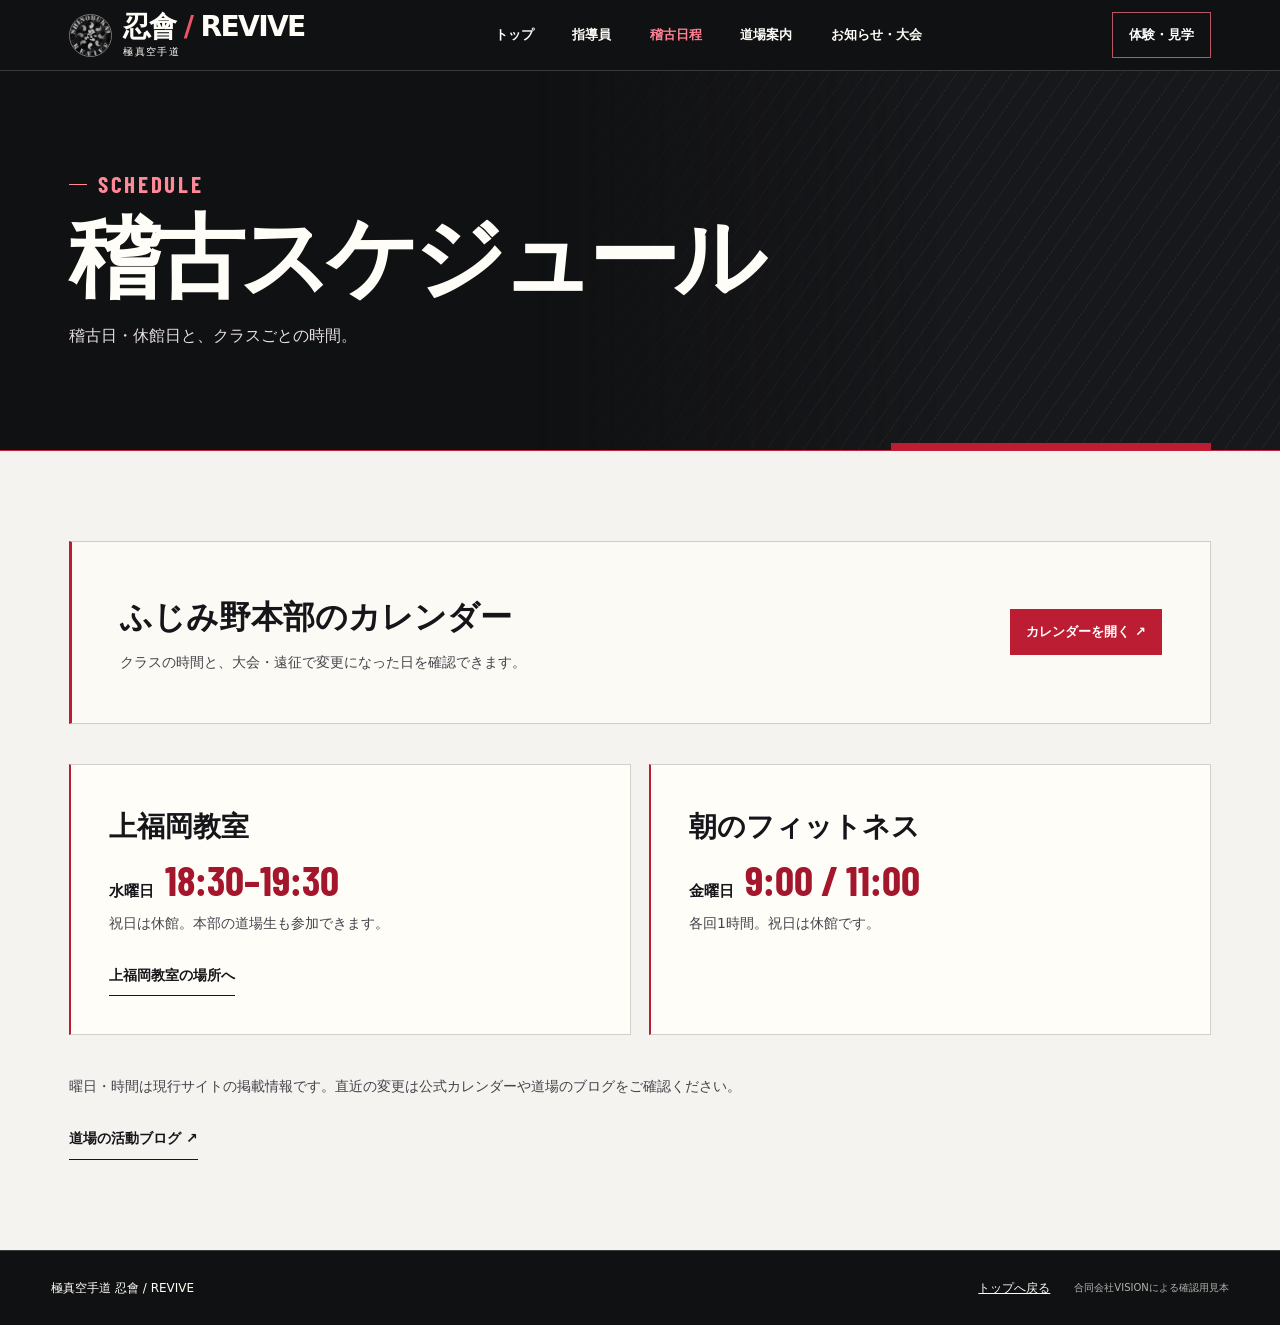
<file: schedule.html>
<!doctype html>
<html lang="ja">
<head>
<meta charset="utf-8">
<meta name="viewport" content="width=device-width,initial-scale=1">
<meta name="robots" content="noindex">
<title>稽古スケジュール｜極真空手道 忍會 / REVIVE</title>
<link rel="preconnect" href="https://fonts.googleapis.com">
<link rel="stylesheet" href="https://fonts.googleapis.com/css2?family=Barlow+Condensed:wght@600;700;800&display=swap">
<link rel="stylesheet" href="site.css?v=2fceba4"><link rel="stylesheet" href="design.css?v=2fceba4"><link rel="stylesheet" href="inner.css">
<script src="reveal.js" defer></script>
<link rel="stylesheet" href="editorial.css?v=2fceba4">
<link rel="icon" type="image/png" sizes="32x32" href="assets/shinobukai-favicon.png">
<link rel="apple-touch-icon" sizes="180x180" href="assets/shinobukai-touch.png">
<link rel="stylesheet" href="brand.css">
</head>
<body class="inner-page page-schedule">
<header class="header">
<a class="brand" href="./"><img class="brand-emblem" src="assets/shinobukai-emblem.png" alt="" width="44" height="44"><span class="brand-copy"><span class="brand-name">忍會 <span>/</span> REVIVE</span><small>極真空手道</small></span></a>
<nav aria-label="メイン"><a href="./">トップ</a><a href="instructors.html">指導員</a><a href="schedule.html" aria-current="page">稽古日程</a><a href="dojos.html">道場案内</a><a href="events.html">お知らせ・大会</a></nav>
<a class="button primary header-cta" href="./#trial">体験・見学</a>
</header>
<nav class="local-nav" aria-label="各ページ"><a href="./">トップ</a><a href="instructors.html">指導員</a><a href="schedule.html" aria-current="page">稽古日程</a><a href="dojos.html">道場案内</a><a href="events.html">お知らせ・大会</a></nav>
<main>
<section class="subhero">
<div class="section-inner">
<p class="subhero-label">SCHEDULE</p>
<h1>稽古スケジュール</h1>
<p class="subhero-intro">稽古日・休館日と、クラスごとの時間。</p>
</div>
</section>

<section class="section paper inner-section">
<div class="section-inner">
<div class="calendar-callout" data-reveal><div><h2>ふじみ野本部のカレンダー</h2><p>クラスの時間と、大会・遠征で変更になった日を確認できます。</p></div><a class="button primary" target="_blank" rel="noopener" href="https://calendar.google.com/calendar/embed?src=shinobukairevive%40gmail.com&amp;ctz=Asia%2FTokyo">カレンダーを開く ↗</a></div>
<div class="schedule-list" data-reveal>
<article><h3>上福岡教室</h3><strong>水曜日 <span>18:30–19:30</span></strong><p>祝日は休館。本部の道場生も参加できます。</p><a class="text-link" href="dojos.html#kamifukuoka">上福岡教室の場所へ</a></article>
<article><h3>朝のフィットネス</h3><strong>金曜日 <span>9:00 / 11:00</span></strong><p>各回1時間。祝日は休館です。</p></article>
</div>
<p class="guide-note">曜日・時間は現行サイトの掲載情報です。直近の変更は公式カレンダーや道場のブログをご確認ください。</p>
<a class="text-link" href="https://ameblo.jp/hytoo0218" target="_blank" rel="noopener">道場の活動ブログ ↗</a>
</div>
</section>
</main>
<footer class="footer"><span>極真空手道 忍會 / REVIVE</span><a href="./">トップへ戻る</a><small>合同会社VISIONによる確認用見本</small></footer>

</body>
</html>
</file>
<file: site.css>
:root{--ink:#101012;--surface:#18181b;--paper:#f0ede7;--white:#faf8f2;--red:#b9192d;--line:#343436;--font:system-ui,"Yu Gothic",sans-serif;--display:"Barlow Condensed",Impact,sans-serif}
*,*::before,*::after{box-sizing:border-box}html{scroll-behavior:smooth}body{margin:0;background:var(--ink);color:var(--white);font-family:var(--font);line-height:1.7}a{color:inherit;text-decoration:none}button,input,select,textarea{font:inherit;color:inherit}button{cursor:pointer}button[hidden],[hidden]{display:none!important}h1,h2,h3,p{margin:0}img{display:block;max-width:100%}section{scroll-margin-top:64px}:focus-visible{outline:2px solid #ee6473;outline-offset:4px}
.header{min-height:76px;padding:12px clamp(18px,5vw,76px);display:flex;align-items:center;justify-content:space-between;gap:20px;background:var(--ink);border-bottom:1px solid var(--line)}
.brand{display:grid;line-height:1;gap:6px;white-space:nowrap}.brand-name{font-size:clamp(17px,2.2vw,31px);font-weight:900;letter-spacing:-.035em}.brand-name span{color:#ef5367}.brand small{font-size:10px;letter-spacing:.14em}.header nav{display:flex;gap:clamp(18px,3vw,47px);font-size:13px;font-weight:650}.header nav a:hover,.text-link:hover{color:#da3048}
.button{display:inline-flex;align-items:center;justify-content:center;gap:22px;min-height:46px;padding:10px 16px;border:0;font-size:13px;font-weight:750;white-space:nowrap}.primary{background:var(--red);color:white}.primary:hover{background:#94152a}.light{background:var(--white);color:#1c1c1e}
.hero{position:relative;display:grid;align-items:end;min-height:clamp(530px,78svh,770px);overflow:hidden;isolation:isolate;background:#131215}.hero::before{content:"";position:absolute;inset:0;z-index:-1;background:linear-gradient(90deg,#151416 21%,#151416f2 34%,#15141663 47%,#15141609 64%,transparent 80%),linear-gradient(0deg,#100f12a6,transparent 44%);pointer-events:none}
.hero-media{position:absolute;z-index:-2;top:0;right:0;bottom:0;width:65%;overflow:hidden;background:#373236}.hero-media img{width:100%;height:100%;object-fit:cover;object-position:50% 9%;filter:saturate(.82) contrast(1.02) brightness(1.07);animation:photo-in 1.65s cubic-bezier(.2,.7,.24,1) both}
.hero-content{padding:80px clamp(24px,7vw,120px) 85px;animation:text-in 1s ease-out both}.eyebrow{font-size:12px;font-weight:750;letter-spacing:.13em}.hero h1{line-height:1;font-weight:900}.hero h1 span{display:block;margin:21px 0 0;font-size:clamp(21px,3vw,39px);letter-spacing:.07em}.hero h1 strong{display:block;font:800 clamp(102px,16vw,250px)/.83 var(--display);letter-spacing:-.045em;margin:8px 0 24px}.hero-copy{font-weight:650;font-size:clamp(16px,2vw,24px);margin-bottom:24px}.hero-scroll{position:absolute;bottom:31px;right:clamp(18px,5vw,76px);font-size:12px;display:flex;gap:12px;color:#fff;align-items:center}.hero-scroll span{border:1px solid #fff9;width:39px;height:39px;display:grid;place-items:center;border-radius:50%}
.shortcuts{display:grid;grid-template-columns:repeat(3,minmax(0,1fr));background:#1d1c20;border-top:1px solid var(--line)}.shortcuts a{display:flex;justify-content:space-between;align-items:center;padding:19px clamp(12px,4vw,52px);gap:8px;border-right:1px solid var(--line);font-weight:700;font-size:clamp(12px,1.4vw,15px)}.shortcuts a:hover{background:#28262a}
.section-inner{width:min(calc(100% - 48px),1120px);margin:auto}.section{padding:clamp(60px,8vw,116px) 0}.paper{color:#15151a;background:var(--paper)}.section-heading{margin-bottom:28px}.section-heading h2,.dojo-directory h2,.trial h2{font-size:clamp(31px,4.3vw,65px);font-weight:900;line-height:1.22;letter-spacing:-.055em;margin-top:6px}
.training-layout{display:grid;grid-template-columns:1.16fr .84fr;gap:clamp(18px,5vw,70px);align-items:center}.training-layout img{width:100%;height:100%;max-height:360px;object-fit:cover;object-position:50% 32%}.classes{display:grid;gap:15px}.classes article{padding:15px 0;border-top:1px solid #bdbab6}.classes h3{font-size:clamp(19px,2.6vw,30px);font-weight:850}.classes p{margin-top:7px;color:#49454a;font-size:14px}.text-link{display:inline-flex;margin-top:20px;align-items:center;gap:20px;border-bottom:1px solid;padding:8px 0;font-weight:750;font-size:14px}
.filters{display:flex;gap:8px;flex-wrap:wrap;margin-bottom:22px}.filters button,.edit-switch button{background:transparent;border:1px solid #59565d;padding:8px 13px;min-height:43px;font-size:13px;font-weight:750}.filters button[aria-pressed="true"]{background:#eee9e2;border-color:#eee9e2;color:#121216}.news-list{border-top:1px solid var(--line)}.news-item{display:grid;grid-template-columns:106px 97px 1fr auto;align-items:center;text-align:left;gap:14px;width:100%;padding:19px 2px;background:transparent;border:0;border-bottom:1px solid var(--line)}.news-item:hover{background:#232127}.news-item time,.news-item .category{font-size:12px}.news-item time{color:#bdb9be}.news-item .category{color:#f58393;font-weight:750}.news-item strong{font-size:clamp(15px,2vw,21px);line-height:1.35}.empty{padding:16px 0;color:#a8a4a9}
.site-links{display:grid;grid-template-columns:repeat(2,minmax(0,1fr));gap:12px}.site-links a{min-width:0;border:1px solid #c8c4bc;padding:18px 15px;display:grid;gap:4px;overflow-wrap:anywhere}.site-links a:hover{border-color:var(--red)}.site-links a{font-size:13px;font-weight:720}
.trial{background:#a21a30;color:white;padding:clamp(65px,9vw,125px) 0}.footer{padding:27px clamp(20px,4vw,64px);display:flex;gap:12px 24px;flex-wrap:wrap;align-items:center;border-top:1px solid var(--line);font-size:12px}.footer a{margin-left:auto;text-decoration:underline}.footer small{opacity:.68}
dialog{border:0;background:var(--paper);color:#161619;width:min(680px,calc(100% - 28px));max-height:calc(100dvh - 24px);padding:clamp(19px,4vw,36px);overscroll-behavior:contain}dialog::backdrop{background:#08080bc4}.dialog-head{display:flex;align-items:center;justify-content:space-between;color:#942037;font-size:13px;font-weight:750;gap:14px}.close{width:44px;height:44px;background:transparent;border:1px solid #b9b4ab;border-radius:50%;font-size:24px}dialog h2{font-size:clamp(21px,5vw,33px);margin:9px 0 15px;line-height:1.25}#article-body{white-space:pre-wrap;overflow-wrap:anywhere}.article-photos{display:grid;gap:12px;margin:18px 0}.article-photos img{width:100%;background:#ddd}
.editor{background:#eae7e0;color:#18181c}.edit-header{padding:16px clamp(17px,4vw,50px);display:flex;justify-content:space-between;align-items:center;background:#17161a;color:white;gap:12px}.edit-header a{border-bottom:1px solid #b3afb5;font-size:13px}.edit-main{width:min(calc(100% - 30px),700px);margin:31px auto 54px}.edit-main h1{font-size:clamp(27px,7vw,46px);line-height:1.2}.edit-hint{color:#57525a;font-size:13px;margin:8px 0 20px}.edit-switch{display:flex;gap:8px;margin-bottom:15px}.edit-switch button{border-color:#b4aeb4}.edit-switch button[aria-pressed="true"]{background:#252329;color:white;border-color:#252329}.edit-main form,.edit-main section{background:#faf8f3;padding:clamp(15px,4vw,26px);border:1px solid #d4cfc6;margin-bottom:18px}.edit-main h2{font-size:19px;margin-bottom:14px}.edit-main label{display:grid;gap:5px;margin:12px 0;font-size:13px;font-weight:750}.edit-main input,.edit-main select,.edit-main textarea{width:100%;min-width:0;background:#fff;border:1px solid #b5afb3;padding:9px 10px;font-weight:500;font-size:16px;border-radius:0}.edit-main input[type=date]{min-height:44px}.edit-main input[type=file]{font-size:14px}.field-heading{font-size:13px;font-weight:750;margin:14px 0 5px}.field-heading span{font-weight:450;color:#615a60;margin-left:7px}.link-input{display:grid;grid-template-columns:1fr 1.5fr auto;gap:6px;align-items:end}.link-input button{margin-bottom:12px}.secondary{display:inline-flex;align-items:center;min-height:42px;background:transparent;border:1px solid #b4aeb4;padding:6px 10px;font-size:13px;font-weight:700}.edit-actions{display:flex;gap:8px;flex-wrap:wrap;margin-top:18px}.edit-result{font-size:13px;margin-top:8px;color:#2e634e}.edit-result.error{color:#a51e31}.saved-row{display:flex;gap:9px;align-items:center;flex-wrap:wrap;padding:10px 0;border-top:1px solid #ddd7ce}.saved-row strong{font-size:13px;flex:1;overflow-wrap:anywhere}.photo-list{display:flex;flex-wrap:wrap;gap:9px}.photo-list figure{margin:0}.photo-list img{width:85px;height:64px;object-fit:cover}.photo-list button{font-size:12px;min-height:34px;padding:4px 8px}
@keyframes text-in{from{opacity:0;transform:translateY(18px)}to{opacity:1;transform:none}}@keyframes photo-in{from{transform:scale(1.06);opacity:.4}to{transform:scale(1);opacity:1}}
@media(max-width:700px){.header{min-height:65px;gap:10px}.header nav{display:none}.header-cta{min-height:40px;padding:6px 10px;gap:8px;font-size:12px}.hero{min-height:min(685px,86svh)}.hero::before{background:linear-gradient(0deg,#101012 4%,#141215d6 30%,#14121570 47%,transparent 68%)}.hero-media{width:100%}.hero-media img{object-position:49% 13%}.hero-content{padding-bottom:84px}.hero h1 strong{font-size:clamp(92px,25vw,132px)}.hero-scroll{bottom:17px;right:21px;gap:8px}.hero-scroll span{height:34px;width:34px}.shortcuts a{padding:13px 9px;line-height:1.35}.training-layout{grid-template-columns:1fr}.training-layout img{max-height:310px}.news-item{grid-template-columns:auto 1fr auto;gap:6px 10px;padding:13px 0}.news-item strong{grid-column:1 / span 2;grid-row:2}.news-item .arrow{grid-column:3;grid-row:1 / span 2}.footer a{margin-left:0}.footer small{width:100%}.link-input{grid-template-columns:1fr auto}.link-input label{grid-column:1;margin:4px 0}.link-input button{grid-column:2;grid-row:2;margin:0 0 4px}}
@media(prefers-reduced-motion:reduce){html{scroll-behavior:auto}*,*::before,*::after{animation:none!important;transition:none!important}}
</file>
<file: design.css>
body { --accent-line: #c52138; }
.header { position: sticky; top: 0; z-index: 5; }
.footer a + a { margin-left: 0; }
.header-cta, .hero .primary {
  clip-path: polygon(0 0, calc(100% - 8px) 0, 100% 8px, 100% 100%, 0 100%);
  transition: background .22s ease, color .22s ease;
}
.header-cta:focus-visible, .hero .primary:focus-visible {
  outline-offset: -4px;
}
.hero-media::after {
  content: "";
  position: absolute;
  inset: 0;
  background: linear-gradient(112deg, transparent 30%, #fff6df22 48%, transparent 61%);
  transform: translateX(-110%);
  animation: portrait-light 1.4s .16s ease-out both;
  pointer-events: none;
}
.hero-content .eyebrow { display: flex; align-items: center; gap: 12px; }
.hero-content .eyebrow::before { content: ""; width: 21px; height: 2px; background: #f04f65; }
.shortcuts { border-top: 2px solid var(--accent-line); }
.shortcuts a { transition: background .22s ease; }
.section-heading { margin-bottom: clamp(24px, 4vw, 45px); }
.training-photo { margin: 0; position: relative; overflow: hidden; background: #1b1a1d; }
.training-photo img { max-height: none; aspect-ratio: 1.15; object-position: 49% 37%; }
.training-photo figcaption {
  position: absolute;
  bottom: 0;
  right: 0;
  padding: 9px 14px;
  background: #18181be5;
  color: var(--white);
  font-size: 12px;
}
.classes article { padding: 18px 0; }
.classes article:first-child { border-top-color: var(--accent-line); }
.news-item {
  transition: background .2s ease, color .2s ease;
  animation: row-in .44s ease both;
  animation-delay: var(--row-delay, 0ms);
}
.news-item:hover .arrow, .news-item:focus-visible .arrow { color: #ff8a9c; }
.filters button { transition: background .2s ease, border-color .2s ease, color .2s ease; }
.filters button[aria-pressed="true"] { border-color: #f58595; }
.motion [data-reveal] { opacity: 0; transform: translateY(19px); }
.motion [data-reveal].in-view, .motion [data-reveal]:focus-within {
  opacity: 1;
  transform: translateY(0);
  transition: opacity .52s ease, transform .65s cubic-bezier(.16,.72,.25,1);
}
@keyframes portrait-light {
  from { transform: translateX(-130%); opacity: .7; }
  to { transform: translateX(108%); opacity: 0; }
}
@keyframes row-in {
  from { opacity: 0; transform: translateY(7px); }
  to { opacity: 1; transform: none; }
}
@media (max-width: 700px) {
  .training-photo img { aspect-ratio: 5 / 3; object-position: 48% 43%; }
}
@media (prefers-reduced-motion: reduce) {
  .hero-media::after { display: none; }
  .motion [data-reveal] { opacity: 1; transform: none; }
}
</file>
<file: editorial.css>
:root {
  --ink: #101112;
  --paper: #f4f3ef;
  --white: #fffdf8;
  --red: #bc1d32;
  --line: #383a3c;
  --edge: clamp(21px, 5.4vw, 84px);
}
.header {
  min-height: 70px;
  padding-inline: var(--edge);
}
.brand-name { font-weight: 850; letter-spacing: -.06em; }
.header nav { font-size: 13px; }
.header-cta, .hero .primary { clip-path: none; }
.header-cta { background: transparent; border: 1px solid #b85763; }
.header-cta:hover { background: var(--red); border-color: var(--red); }
.section-inner { width: min(calc(100% - var(--edge) * 2), 1200px); }
.section-heading { position: relative; }
.section-heading h2, .dojo-directory h2, .subhero h1 { letter-spacing: -.065em; }
.subhero-label::before {
  width: 18px;
  height: 1px;
}

.hero {
  min-height: clamp(570px, 80svh, 810px);
  padding-inline: var(--edge);
  align-items: center;
  background: var(--ink);
}
.hero::before { display: none; }
.hero-content { z-index: 1; padding: 64px 0; width: fit-content; }
.hero-content .eyebrow { color: #eeeae4; font-size: 12px; }
.hero h1 span { margin-top: 25px; font-size: clamp(20px, 3vw, 41px); letter-spacing: .09em; }
.hero h1 strong { font-size: clamp(109px, 16vw, 260px); margin: 8px 0 24px; }
.hero-copy { color: #e3ddd9; font-size: 15px; margin-bottom: 22px; letter-spacing: .05em; }
.hero-media {
  margin: 0;
  width: 49%;
  inset: 24px var(--edge) 24px auto;
  border-top: 1px solid #aaa097;
  border-bottom: 3px solid var(--red);
}
.hero-media img {
  object-position: 50% 12%;
  filter: saturate(.76) brightness(1.06) contrast(1.04);
}
.hero-media figcaption {
  position: absolute;
  bottom: 0;
  right: 0;
  z-index: 1;
  padding: 10px 15px;
  font-size: 12px;
  letter-spacing: .06em;
  color: #fff;
  background: #111213e6;
}
.hero-media::after { animation-duration: 2s; }
.hero-scroll {
  left: var(--edge);
  right: auto;
  bottom: 29px;
  color: #d8d0cb;
}
.shortcuts {
  padding-inline: var(--edge);
  border-top: 1px solid var(--line);
  border-bottom: 1px solid var(--line);
  background: #1a1b1d;
}
.shortcuts a {
  border-left: 1px solid var(--line);
  border-right: 0;
  padding-inline: clamp(10px, 3vw, 44px);
}
.shortcuts a:last-child { border-right: 1px solid var(--line); }
.training-photo { border-bottom: 3px solid var(--red); }
.training-photo img { filter: saturate(.81) contrast(1.05); aspect-ratio: 1.35; }
.classes article { padding-block: clamp(16px, 2.3vw, 31px); }
.classes h3 { letter-spacing: -.035em; }
.news-item { min-height: 68px; }
.filters button[aria-pressed="true"] { background: var(--red); color: var(--white); border-color: var(--red); }
.branch, .schedule-list article {
  border: 1px solid #d4d0c9;
  border-left: 2px solid var(--red);
  background: var(--white);
}
.trial { background: #191a1c; border-top: 3px solid var(--red); }

.subhero { background: var(--ink); border-bottom-width: 1px; }
.subhero::after {
  opacity: 1;
  inset: auto var(--edge) 0 auto;
  width: min(30%, 320px);
  height: 7px;
  background: var(--red);
  transform: none;
}
.subhero h1 { font-size: clamp(39px, 7.6vw, 91px); }
.local-nav { background: #1a1b1d; }
.coach { border: 0; border-bottom: 1px solid #d1cdc7; background: var(--paper); padding-bottom: clamp(24px, 4vw, 54px); }
.coach-image { border-bottom: 3px solid var(--red); }
.coach-image img { filter: saturate(.8) contrast(1.04); }
.coach-copy h2 { font-size: clamp(31px, 5.5vw, 68px); }
.coach-copy h3 { margin-top: 21px; padding-top: 14px; }
.coach-copy li { margin-block: 4px; }
.calendar-callout { border-left-color: var(--red); }
.schedule-list strong span { color: #a3162b; }

@media (max-width: 700px) {
  .header { min-height: 60px; }
  .hero { min-height: auto; display: flex; flex-direction: column; align-items: stretch; padding-top: 15px; padding-bottom: 26px; }
  .hero-media { position: relative; inset: auto; width: 100%; aspect-ratio: 1.22; order: 0; }
  .hero-media img { object-position: 50% 13%; }
  .hero-media figcaption { font-size: 10px; padding: 6px 10px; }
  .hero-content { order: 1; padding: 23px 0 10px; }
  .hero h1 span { margin-top: 11px; }
  .hero h1 strong { font-size: clamp(86px, 27vw, 135px); margin: 4px 0 15px; }
  .hero-copy { margin-bottom: 13px; font-size: 14px; }
  .hero-scroll { right: var(--edge); left: auto; bottom: 23px; font-size: 0; }
  .hero-scroll span { font-size: 13px; }
  .shortcuts { padding-inline: 0; }
  .shortcuts a { border-left: 0; border-right: 1px solid var(--line); }
  .coach-copy { padding: 20px 0 0; }
}
.page-dojos { --subhero-photo: url("assets/training.webp"); --subhero-focus: 50% 33%; }
.page-events { --subhero-photo: url("assets/cup-2026.webp"); --subhero-focus: 50% 60%; }
:is(.page-dojos, .page-events) .subhero::before {
  content: "";
  position: absolute;
  z-index: -1;
  inset: 0 0 0 43%;
  background-image: linear-gradient(90deg,#101112 0%,#1011123d 55%,#10111238), var(--subhero-photo);
  background-size: cover;
  background-position: center, var(--subhero-focus);
  animation: subhero-photo-in .9s ease both;
}
.page-schedule .subhero::before {
  content: "";
  position: absolute;
  inset: 0 0 0 42%;
  z-index: -1;
  background: repeating-linear-gradient(125deg,#17181b 0 14px,#242125 14px 15px);
  mask-image: linear-gradient(90deg,transparent, #000 55%);
}
@keyframes subhero-photo-in {
  from { opacity: .2; transform: translateX(12px); }
  to { opacity: 1; transform: none; }
}
@media (max-width: 700px) {
  :is(.page-dojos, .page-events) .subhero::before {
    inset-inline-start: 36%;
    background-image: linear-gradient(90deg,#101112 0%,#1011128d 52%,#10111245), var(--subhero-photo);
  }
}

.page-instructors {
  --profile-crest: url("assets/shinobukai-emblem.png");
  --profile-crest-red: grayscale(1) sepia(1) saturate(25) hue-rotate(330deg) brightness(.87);
}
.page-instructors .subhero::before, .page-instructors .coach-image::before {
  content: "";
  position: absolute;
  background: var(--profile-crest) center / contain no-repeat;
  filter: var(--profile-crest-red);
  pointer-events: none;
}
.page-instructors .subhero::before {
  z-index: -1;
  inset: -38% 1% -41% 53%;
  opacity: .3;
}
.page-instructors .coach-image {
  position: relative;
  isolation: isolate;
  aspect-ratio: 1.12;
  height: auto;
  width: 100%;
  background: radial-gradient(ellipse at 52% 34%, #321e23 0%, #20181c 50%, #111113 89%);
}
.page-instructors .coach-image::before {
  inset: 6% 7%;
  opacity: .68;
}
.page-instructors .coach-image img {
  position: absolute;
  inset: 5% 0 auto;
  width: 100%;
  height: 95%;
  min-height: 0;
  max-height: none;
  aspect-ratio: auto;
  object-fit: contain;
  object-position: center top;
  filter: drop-shadow(0 10px 17px #0c080ca0);
}
.page-instructors .portrait-long img { height: 116%; }
@media (max-width: 700px) {
  .page-instructors .subhero::before { inset: -23% -8% -23% 47%; opacity: .26; }
}

.dojo-directory {
  display: grid;
  grid-template-columns: minmax(0, 1fr) minmax(0, 1.7fr);
  align-items: start;
  gap: clamp(24px, 5vw, 70px);
}
.dojo-list, .related-links { margin: 0; padding: 0; list-style: none; }
.dojo-list li { border-bottom: 1px solid #cbc6bd; }
.dojo-list li:first-child { border-top: 1px solid #cbc6bd; }
.dojo-list a {
  display: flex;
  flex-wrap: wrap;
  align-items: baseline;
  justify-content: space-between;
  gap: 0 18px;
  padding: clamp(15px, 2vw, 25px) 2px;
}
.dojo-list strong { font-size: clamp(19px, 2.5vw, 30px); }
.dojo-list span { font-size: 13px; color: #59534d; }
.dojo-list a:hover strong, .related-links a:hover { color: #9c192c; }
.dojo-list a:hover strong, .related-links a span:first-child { text-decoration: underline; text-underline-offset: .24em; }

.links-section { padding-block: clamp(24px, 4vw, 52px); background: #e9e5dd; }
.links-section .section-inner { display: grid; gap: 12px; }
.links-section h2 { font-size: 18px; }
.related-links { display: flex; flex-wrap: wrap; gap: 0 clamp(20px, 4vw, 46px); }
.related-links li { max-width: 100%; }
.related-links a, .site-links a { display: flex; align-items: baseline; justify-content: space-between; gap: 10px; }
.related-links a { min-height: 44px; align-items: center; font-size: 14px; overflow-wrap: anywhere; }
.external-icon { flex: none; opacity: .7; font-size: .9em; }

.trial-layout { display: flex; flex-wrap: wrap; align-items: center; justify-content: space-between; gap: 28px 36px; }
.trial h2 { font-size: clamp(26px, 4.1vw, 50px); }
.trial p { margin-top: 12px; font-size: 14px; color: #e5dfdb; }
.trial .text-link { margin-top: 8px; }
.trial-phone {
  display: grid;
  background: var(--white);
  color: var(--ink);
  padding: 15px clamp(18px, 3vw, 35px);
  transition: background .2s ease;
}
.trial-phone:hover { background: #ffe9ec; }
.trial-phone span { font-size: 13px; font-weight: 650; }
.trial-phone strong { font-size: clamp(23px, 3vw, 36px); font-variant-numeric: tabular-nums; line-height: 1.35; }
@media (max-width: 700px) {
  .dojo-directory { grid-template-columns: 1fr; }
}
</file>
<file: opening.css>
.home-page .hero {
  display: grid;
  grid-template-columns: minmax(0, .92fr) minmax(0, 1.08fr);
  align-items: center;
  gap: clamp(24px, 4vw, 69px);
  min-height: 0;
  padding-block: clamp(25px, 4vw, 55px);
  overflow: visible;
}
.home-page .hero-content {
  grid-column: 1;
  grid-row: 1;
  width: auto;
  padding: 44px 0 75px;
}
.home-page .hero h1 strong {
  display: block;
  font-size: clamp(96px, 14vw, 225px);
  overflow: hidden;
  padding-bottom: .05em;
  margin-bottom: 13px;
}
.home-page .hero h1 b {
  display: block;
  font-weight: inherit;
  animation: opening-type 1.1s cubic-bezier(.16,.76,.22,1) both;
}
.home-page .hero-scroll { bottom: 29px; }
.opening-gallery {
  grid-column: 2;
  grid-row: 1;
  min-width: 0;
  animation: opening-appear .9s ease-out both;
}
.opening-stage {
  position: relative;
  aspect-ratio: 1.12;
  overflow: hidden;
  border-bottom: 2px solid var(--red);
  background: #262628;
}
.opening-shot {
  position: absolute;
  display: grid;
  grid-template-rows: 1fr auto;
  inset: 0;
  margin: 0;
  opacity: 0;
  visibility: hidden;
  transition: opacity .34s ease, visibility .34s;
}
.opening-shot.current { opacity: 1; visibility: visible; }
.opening-photo {
  width: 100%;
  height: 100%;
  min-height: 0;
  object-fit: cover;
  object-position: 50% 8%;
  filter: saturate(.87) contrast(1.04);
}
.opening-shot[data-scene="practice"] .opening-photo { object-position: 50% 37%; }
.opening-shot[data-scene="cup"] .opening-photo { object-position: center 63%; }
.opening-shot.current .opening-photo { animation: opening-photo .85s cubic-bezier(.2,.6,.25,1) both; }
.opening-shot figcaption {
  display: flex;
  gap: 4px 13px;
  flex-wrap: wrap;
  align-items: baseline;
  padding: 12px 16px;
  background: #1b1c1e;
  color: var(--white);
  font-size: 13px;
}
.opening-shot figcaption > span { color: #ff9aa8; font-size: 11px; font-weight: 730; }
.opening-shot figcaption > strong { font-weight: 800; }
.opening-shot figcaption a { margin-left: auto; font-size: 12px; border-bottom: 1px solid #908c8b; }
.opening-controls {
  display: grid;
  grid-template-columns: repeat(3, minmax(0,1fr));
  gap: 7px;
  margin-top: 8px;
}
.opening-controls button {
  display: flex;
  align-items: center;
  gap: 9px;
  padding: 5px 6px;
  min-height: 46px;
  border: 1px solid #44464a;
  background: #171719;
  color: var(--white);
  text-align: left;
  font-size: 12px;
  font-weight: 700;
  transition: border-color .2s, background .2s;
}
.opening-controls button[aria-pressed="true"] { background: #2a1c20; border-color: #ef5e70; }
.opening-controls button:hover { border-color: #ef8292; }
.opening-controls img { width: 44px; height: 36px; object-fit: cover; object-position: center 17%; }
.opening-controls button:last-child img { object-position: center; }
@keyframes opening-type {
  from { transform: translateY(110%); }
  to { transform: translateY(0); }
}
@keyframes opening-appear {
  from { opacity: .1; transform: translateY(13px); }
  to { opacity: 1; transform: none; }
}
@keyframes opening-photo {
  from { transform: scale(1.035); }
  to { transform: scale(1); }
}
@media (max-width: 800px) {
  .home-page .hero { display: flex; flex-direction: column; gap: 20px; padding-block: 16px 27px; align-items: stretch; }
  .home-page .hero-content { order: 0; padding: clamp(24px, 7vw, 65px) 0 14px; }
  .home-page .hero h1 strong { font-size: clamp(85px, 24vw, 158px); }
  .home-page .hero-scroll { position: static; align-self: flex-end; margin-top: -9px; padding-block: 2px; }
  .opening-stage { aspect-ratio: 1.36; }
  .opening-shot figcaption { padding: 8px 10px; font-size: 12px; }
  .opening-shot figcaption > a { font-size: 11px; }
  .opening-controls button { font-size: 11px; gap: 5px; }
  .opening-controls img { width: min(31%, 38px); height: 29px; }
}
.coach-cutout {
  position: relative;
  min-height: 0;
  overflow: hidden;
  background: radial-gradient(ellipse at 54% 40%, #42232b 0%, #21191d 43%, #151416 81%);
}
.coach-cutout::before {
  content: "";
  position: absolute;
  inset: 8% 4% 0 37%;
  background: url("assets/shinobukai-emblem.png") center / contain no-repeat;
  opacity: .28;
  transform: rotate(-10deg);
}
.coach-cutout .opening-photo {
  position: absolute;
  inset: 2% 0 auto;
  height: 115%;
  object-fit: contain;
  object-position: 50% top;
  filter: drop-shadow(3px 14px 16px #100e11a8);
}
@media (max-width: 800px) {
  .opening-stage { aspect-ratio: 1.2; }
  .coach-cutout .opening-photo { height: 116%; }
}
</file>
<file: brand.css>
.brand, .editor-brand { display: inline-flex; gap: 11px; align-items: center; }
.brand-copy { display: grid; gap: 5px; }
.brand .brand-emblem, .editor-brand .brand-emblem {
  display: block;
  flex: 0 0 auto;
  width: 43px;
  height: 43px;
  border: 1px solid #77777e;
  border-radius: 50%;
}
.editor-brand .brand-emblem { width: 38px; height: 38px; }
@media (max-width: 700px) {
  .brand, .editor-brand { gap: 8px; }
  .brand .brand-emblem { width: 35px; height: 35px; }
}
</file>
<file: inner.css>
.header nav a[aria-current="page"], .local-nav a[aria-current="page"] { color: #ff8193; }
.local-nav { display: none; }
.subhero {
  position: relative;
  isolation: isolate;
  overflow: hidden;
  min-height: clamp(220px, 32vw, 380px);
  display: grid;
  align-items: end;
  border-bottom: 2px solid var(--accent-line);
  background: #161519;
}
.subhero::after {
  content: "";
  position: absolute;
  z-index: -1;
  inset: -60% -16% -100% 63%;
  background: linear-gradient(100deg, #741727, #26181d 73%);
  transform: skewX(-23deg);
  opacity: .82;
}
.subhero .section-inner { padding-block: clamp(38px, 7vw, 82px); animation: text-in .75s ease both; }
.subhero-label {
  display: flex;
  align-items: center;
  gap: 11px;
  color: #ff8998;
  font: 700 clamp(16px, 2.3vw, 23px)/1.1 var(--display);
  letter-spacing: .115em;
}
.subhero-label::before { content: ""; width: 26px; height: 2px; background: currentColor; }
.subhero h1 { font-size: clamp(36px, 7.5vw, 86px); line-height: 1.13; font-weight: 900; letter-spacing: -.055em; margin-top: 10px; }
.subhero-intro { font-size: clamp(13px, 2vw, 16px); margin-top: 12px; color: #e5dfe0; }
.inner-section { padding-block: clamp(32px, 7vw, 90px); }
.coach-list { display: grid; gap: clamp(24px, 5vw, 56px); }
.coach { display: grid; grid-template-columns: minmax(0, .88fr) minmax(0, 1.12fr); align-items: center; background: #fcfaf5; border: 1px solid #d3cec5; }
.coach-image { margin: 0; height: 100%; overflow: hidden; background: #383239; }
.coach-image img { width: 100%; height: 100%; min-height: 390px; max-height: 540px; object-fit: cover; object-position: center 15%; }
.coach-copy { padding: clamp(24px, 5vw, 64px); }
.role { color: #9d172b; font-size: 12px; font-weight: 800; text-transform: uppercase; letter-spacing: .12em; }
.coach-copy h2, .branch h2 { font-size: clamp(27px, 4vw, 51px); line-height: 1.2; font-weight: 900; margin: 7px 0 13px; letter-spacing: -.045em; }
.coach-copy > p:not(.role), .branch > p:not(.role), .guide-note { color: #47414a; font-size: 14px; }
.coach-copy h3 { border-top: 1px solid #cfc9be; margin-top: 25px; padding-top: 16px; font-size: 14px; }
.coach-copy ul { margin: 8px 0 0; padding-left: 19px; font-size: 14px; }
.coach-copy li::marker { color: #a32036; }
.coach-list > .text-link, .branch .text-link { justify-self: start; }
.calendar-callout {
  display: flex;
  gap: 16px 32px;
  justify-content: space-between;
  align-items: center;
  flex-wrap: wrap;
  padding: clamp(21px, 4vw, 48px);
  background: #fcfaf5;
  border: 1px solid #d3cec5;
  border-left: 3px solid var(--accent-line);
}
.calendar-callout h2 { font-size: clamp(21px, 3vw, 32px); font-weight: 900; }
.calendar-callout p, .schedule-list p { margin-top: 7px; font-size: 14px; color: #47414a; }
.schedule-list, .branch-grid { display: grid; grid-template-columns: repeat(2,minmax(0,1fr)); gap: 18px; }
.schedule-list { margin-block: clamp(22px, 4vw, 40px); }
.schedule-list article, .branch { background: #fcfaf5; border: 1px solid #d3cec5; border-top: 2px solid var(--accent-line); padding: clamp(19px, 3.5vw, 38px); }
.schedule-list h3 { font-size: clamp(19px, 2.7vw, 28px); }
.schedule-list strong { display: block; margin-top: 8px; font-size: 15px; }
.schedule-list strong span { font: 700 clamp(24px, 4.5vw, 42px)/1 var(--display); margin-left: 6px; white-space: nowrap; }
.branch { scroll-margin-top: 91px; }
.branch h2 { font-size: clamp(25px, 3.8vw, 46px); }
.branch .text-link { margin-right: 15px; }
.inner-page #news { padding-top: clamp(37px, 6vw, 78px); }
@media (max-width: 700px) {
  .local-nav { display: flex; flex-wrap: wrap; gap: 2px 14px; padding: 11px 20px; background: #201e23; font-size: 12px; font-weight: 680; }
  .local-nav a { display: inline-flex; min-height: 34px; align-items: center; }
  .local-nav a[aria-current="page"] { border-bottom: 1px solid currentColor; }
  .coach, .schedule-list, .branch-grid { grid-template-columns: 1fr; }
  .coach-image img { min-height: 0; height: auto; aspect-ratio: 1 / 1.04; object-position: center 12%; }
  .coach-copy h2 { font-size: clamp(28px,8vw,41px); }
}
</file>
<file: dojos.css>
.venue-guide {
  background: var(--paper);
  color: #1a1818;
  padding-bottom: clamp(34px, 6vw, 88px);
}
.venue-intro {
  padding-block: clamp(36px, 7vw, 98px) clamp(24px, 4vw, 54px);
}
.venue-intro h1 {
  font-size: clamp(42px, 8vw, 104px);
  font-weight: 900;
  letter-spacing: -.08em;
  line-height: 1.1;
}
.venue-intro p { margin-top: 16px; color: #4e4846; font-size: clamp(14px, 2vw, 18px); }
.venue-nav {
  display: flex;
  flex-wrap: wrap;
  gap: 4px clamp(13px, 3vw, 35px);
  margin-top: clamp(16px, 3vw, 38px);
}
.venue-nav a {
  display: inline-flex;
  align-items: center;
  min-height: 44px;
  text-decoration: underline;
  text-underline-offset: .35em;
  font-size: 14px;
  font-weight: 750;
}
.venue-guide a:hover { color: #971628; }
.venue {
  border-top: 1px solid #aaa39a;
  padding-block: clamp(32px, 6vw, 72px);
  scroll-margin-top: 76px;
}
.venue h2 {
  margin-bottom: clamp(20px, 3vw, 36px);
  font-size: clamp(27px, 5vw, 59px);
  line-height: 1.15;
  font-weight: 850;
  letter-spacing: -.065em;
}
.venue-layout {
  display: grid;
  grid-template-columns: minmax(0, 1.28fr) minmax(0, 1fr);
  gap: clamp(24px, 5.5vw, 78px);
}
.venue-facts, .venue-times, .venue-sources { margin: 0; padding: 0; }
.venue-facts > div {
  display: grid;
  grid-template-columns: 5.8em minmax(0, 1fr);
  gap: 6px 16px;
  padding: 12px 0;
  border-bottom: 1px solid #d5cfc6;
}
.venue-facts dt { font-size: 13px; font-weight: 750; color: #544b47; }
.venue-facts dd { margin: 0; font-size: 14px; }
.venue-facts small { display: block; font-size: 12px; color: #5e5550; margin-top: 4px; }
.venue-times, .venue-sources { list-style: none; }
.venue-fees { display: flex; flex-wrap: wrap; gap: 0 12px; }
.venue-fees > span { white-space: nowrap; }
.venue-times li { display: grid; grid-template-columns: 5.2em minmax(0,1fr); gap: 4px 8px; }
.venue-times li + li { margin-top: 9px; }
.venue-times strong { font-size: 13px; }
.venue-times span { font-variant-numeric: tabular-nums; }
.venue-contact { margin-top: 19px; }
.venue-contact a {
  display: inline-flex;
  flex-wrap: wrap;
  align-items: baseline;
  gap: 2px 10px;
  padding: 7px 0;
  font-size: 13px;
  font-weight: 650;
}
.venue-contact strong { color: #942034; font-size: clamp(19px, 3vw, 27px); font-variant-numeric: tabular-nums; }
.venue-guide :is(.venue-contact, .venue-sources, .venue-photo, .venue-map, .venue-facts, .venue-visit) a {
  text-decoration: underline;
  text-underline-offset: .23em;
}
.venue-sources {
  display: flex;
  flex-wrap: wrap;
  gap: 6px 16px;
  margin-top: 10px;
  font-size: 13px;
  color: #564d48;
}
.venue-photo { margin: 0 0 16px; }
.venue-photo img {
  width: 100%;
  aspect-ratio: 16 / 10;
  object-fit: cover;
  background: #ded8d0;
}
#kumagaya .venue-photo img { object-position: center 33%; }
.venue-photo figcaption { margin-top: 5px; font-size: 12px; color: #5b514d; }
.venue-map iframe {
  display: block;
  width: 100%;
  height: clamp(210px, 24vw, 285px);
  border: 1px solid #d5cfc6;
  background: #e9e4dc;
}
.venue-map > a {
  display: inline-flex;
  min-height: 44px;
  align-items: center;
  font-size: 13px;
  font-weight: 700;
}
.venue-visit {
  padding: clamp(20px, 4vw, 45px);
  background: #e8e3da;
}
.venue-visit h2 { font-size: clamp(22px, 3vw, 32px); }
.venue-visit p { margin-block: 8px 14px; font-size: 14px; }
.venue-visit a { font-size: 14px; font-weight: 700; }

@media (max-width: 760px) {
  .venue-layout { grid-template-columns: minmax(0, 1fr); }
  .venue-facts > div { grid-template-columns: 4.6em minmax(0, 1fr); gap: 4px 10px; }
  .venue-times li { grid-template-columns: minmax(0, 1fr); }
}
</file>
